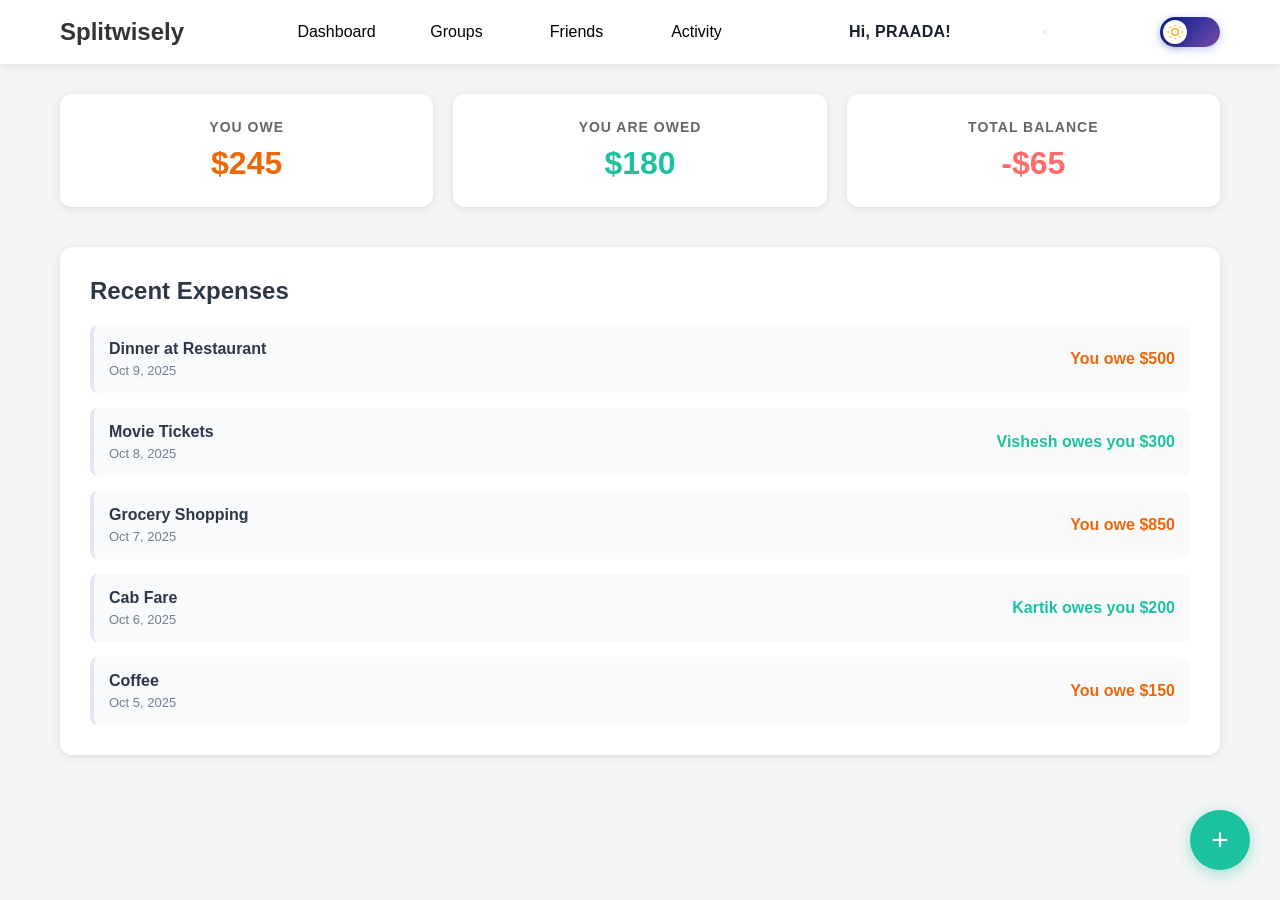
<file: templates/index.html>
<!DOCTYPE html>
<html lang="en">
<head>
    <link rel="stylesheet" href="../static/css/mobile-responsive.css">
    <title>Splitwisely - Home</title>
    <link rel="stylesheet" href="../static/css/style.css"></head>
    <link rel="stylesheet" href="../static/css/page-transitions.css">
<body>
    
    <!-- NAVBAR -->
    <nav class="navbar">
        <div class="nav-container">
            <h1 class="logo">Splitwisely</h1>
            <ul class="nav-links">
                <li><a href="index.html" class="active">Dashboard</a></li>
                <li><a href="groups.html">Groups</a></li>
                <li><a href="friends.html">Friends</a></li>
                <li><a href="activity.html">Activity</a></li>
            </ul>

            <!-- user greeting -->
            <div class="user-profile">
                <span>Hi, PRAADA!</span>
            </div>

           <!-- DARK MODE TOGGLE -->
<div class="theme-toggle">
    <input type="checkbox" id="themeToggle" class="toggle-checkbox">
    <label for="themeToggle" class="toggle-label">
        <span class="toggle-ball">
            <svg class="icon sun-icon" viewBox="0 0 24 24" fill="none" stroke="currentColor" stroke-width="2">
                <circle cx="12" cy="12" r="5"></circle>
                <line x1="12" y1="1" x2="12" y2="3"></line>
                <line x1="12" y1="21" x2="12" y2="23"></line>
                <line x1="4.22" y1="4.22" x2="5.64" y2="5.64"></line>
                <line x1="18.36" y1="18.36" x2="19.78" y2="19.78"></line>
                <line x1="1" y1="12" x2="3" y2="12"></line>
                <line x1="21" y1="12" x2="23" y2="12"></line>
                <line x1="4.22" y1="19.78" x2="5.64" y2="18.36"></line>
                <line x1="18.36" y1="5.64" x2="19.78" y2="4.22"></line>
            </svg>
            <svg class="icon moon-icon" viewBox="0 0 24 24" fill="currentColor">
                <path d="M21 12.79A9 9 0 1 1 11.21 3 7 7 0 0 0 21 12.79z"></path> A` = Arc** M` = Move To  Another Arc A 7 7 0 0 0 21 12.79  
            </svg>
        </span>
    </label>
</div>
        </div>
    </nav>

    <!-- MAIN CONTENT -->
    <div class="main-container">
        
        <!-- BALANCE SUMMARY SECTION -->
        <section class="balance-section">
            <div class="balance-card owe">
                <h3>You Owe</h3>
                <p class="amount">$245</p>
            </div>
            <div class="balance-card owed">
                <h3>You Are Owed</h3>
                <p class="amount">$180</p>
            </div>
            <div class="balance-card total">
                <h3>Total Balance</h3>
                <p class="amount">-$65</p>
            </div>
        </section>

        <!-- RECENT EXPENSES SECTION -->
        <section class="expenses-section">
            <h2>Recent Expenses</h2>
            <div class="expense-list">
                
                <div class="expense-item">
                    <div class="expense-info">
                        <h4>Dinner at Restaurant</h4>
                        <p class="expense-date">Oct 9, 2025</p>
                    </div>
                    <div class="expense-amount owe-amount">
                        <p>You owe $500</p>
                    </div>
                </div>

                <div class="expense-item">
                    <div class="expense-info">
                        <h4>Movie Tickets</h4>
                        <p class="expense-date">Oct 8, 2025</p>
                    </div>
                    <div class="expense-amount owed-amount">
                        <p>Vishesh owes you $300</p>
                    </div>
                </div>

                <div class="expense-item">
                    <div class="expense-info">
                        <h4>Grocery Shopping</h4>
                        <p class="expense-date">Oct 7, 2025</p>
                    </div>
                    <div class="expense-amount owe-amount">
                        <p>You owe $850</p>
                    </div>
                </div>

                <div class="expense-item">
                    <div class="expense-info">
                        <h4>Cab Fare</h4>
                        <p class="expense-date">Oct 6, 2025</p>
                    </div>
                    <div class="expense-amount owed-amount">
                        <p>Kartik owes you $200</p>
                    </div>
                </div>

                <div class="expense-item">
                    <div class="expense-info">
                        <h4>Coffee</h4>
                        <p class="expense-date">Oct 5, 2025</p>
                    </div>
                    <div class="expense-amount owe-amount">
                        <p>You owe $150</p>
                    </div>
                </div>

            </div>
        </section>

    </div>

    <!-- FLOATING ADD EXPENSE BUTTON -->
    <button class="add-expense-btn">+</button>

    <!-- ADD EXPENSE MODAL -->
    <div class="modal-overlay" id="expenseModal">
        <div class="modal-content">
            <div class="modal-header">
                <h2>Add Expense</h2>
                <button class="close-btn" id="closeModal">&times;</button>
            </div>
            
            <form class="expense-form" id="expenseForm">
                <div class="form-group">
                    <label for="description">Description</label>
                    <input type="text" id="description" placeholder="e.g., Dinner at restaurant" required>
                </div>
                
                <div class="form-group">
                    <label for="amount">Amount ($)</label>
                    <input type="number" id="amount" placeholder="0" min="0" step="0.01" required>
                </div>
                
                <div class="form-group">
                    <label for="paidBy">Paid By</label>
                    <select id="paidBy" required>
                        <option value="">Select person</option>
                        <option value="you">You</option>
                        <option value="kartik">Kartik</option>
                        <option value="vishesh">Vishesh</option>
                        <option value="rikhil">Rikhil</option>
                    </select>
                </div>
                
                <div class="form-group">
                    <label for="splitWith">Split With</label>
                    <select id="splitWith" required>
                        <option value="">Select person</option>
                        <option value="kartik">Kartik</option>
                        <option value="vishesh">Vishesh</option>
                        <option value="rikhil">Rikhil</option>
                        <option value="group">Whole Group</option>
                    </select>
                </div>
                
                <div class="form-group">
                    <label for="date">Date</label>
                    <input type="date" id="date" required>
                </div>
                
                <div class="form-actions">
                    <button type="button" class="btn-cancel" id="cancelBtn">Cancel</button>
                    <button type="submit" class="btn-submit">Add Expense</button>
                </div>
            </form>
        </div>
    </div>

    <script src="../static/js/app.js"></script>
    <script src="../static/js/mobile-menu.js"></script>
</body>
</html>
</file>
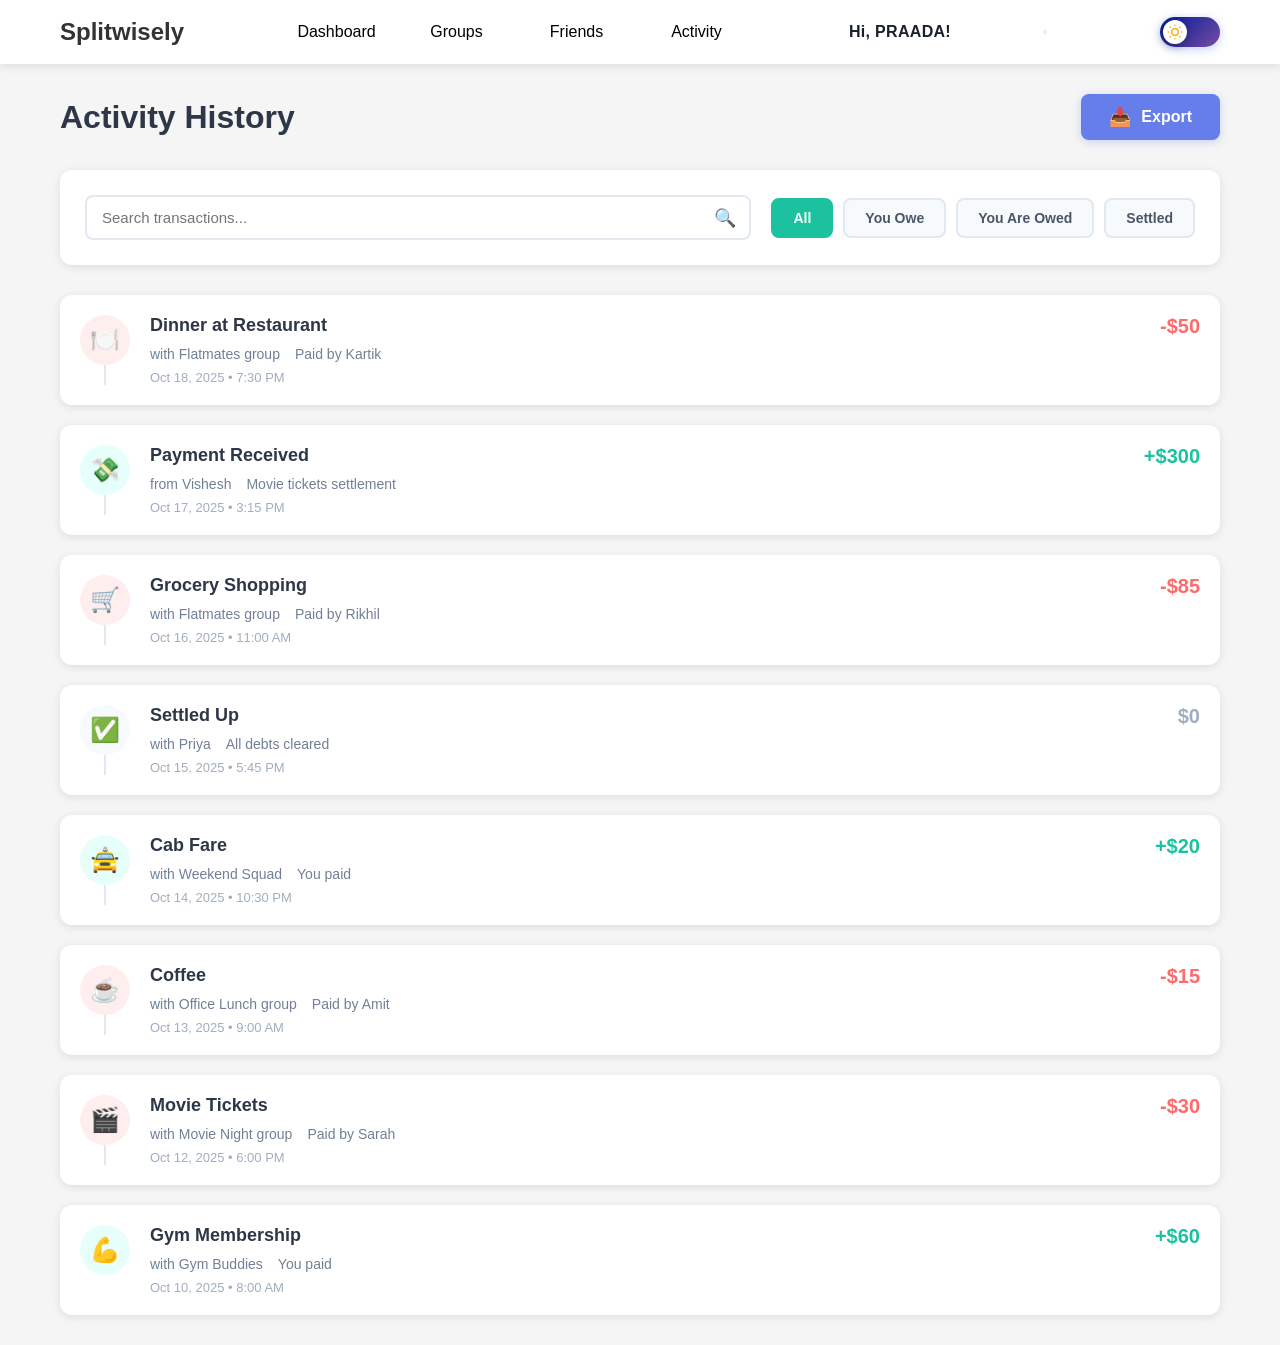
<file: templates/activity.html>
<!DOCTYPE html>
<html lang="en">
<head>
    <title>Activity - Split Wisely</title>
    <link rel="stylesheet" href="../static/css/page-transitions.css">
    <!-- main dashboard CSS -->
    <link rel="stylesheet" href="../static/css/style.css">
    <!-- activity page ki apni CSS -->
    <link rel="stylesheet" href="../static/css/activity.css">
</head>
<body>
    
    <!-- top navbar -->
    <nav class="navbar">
        <div class="nav-container">
            <!-- logo left me -->
            <h1 class="logo">Splitwisely</h1>
            
            <!-- navigation menu -->
            <ul class="nav-links">
                <li><a href="index.html">Dashboard</a></li>
                <li><a href="groups.html">Groups</a></li>
                <li><a href="friends.html">Friends</a></li>
                <li><a href="activity.html" class="active">Activity</a></li>
            </ul>
            
            <!-- user greeting -->
            <div class="user-profile">
                <span>Hi, PRAADA!</span>
            </div>
            
            <!-- dark mode toggle -->
            <div class="theme-toggle">
                <input type="checkbox" id="themeToggle" class="toggle-checkbox">
                <label for="themeToggle" class="toggle-label">
                    <span class="toggle-ball">
                        <!-- sun icon -->
                        <svg class="icon sun-icon" viewBox="0 0 24 24" fill="none" stroke="currentColor" stroke-width="2">
                            <circle cx="12" cy="12" r="5"></circle>
                            <line x1="12" y1="1" x2="12" y2="3"></line>
                            <line x1="12" y1="21" x2="12" y2="23"></line>
                            <line x1="4.22" y1="4.22" x2="5.64" y2="5.64"></line>
                            <line x1="18.36" y1="18.36" x2="19.78" y2="19.78"></line>
                            <line x1="1" y1="12" x2="3" y2="12"></line>
                            <line x1="21" y1="12" x2="23" y2="12"></line>
                            <line x1="4.22" y1="19.78" x2="5.64" y2="18.36"></line>
                            <line x1="18.36" y1="5.64" x2="19.78" y2="4.22"></line>
                        </svg>
                        <!-- moon icon -->
                        <svg class="icon moon-icon" viewBox="0 0 24 24" fill="currentColor">
                            <path d="M21 12.79A9 9 0 1 1 11.21 3 7 7 0 0 0 21 12.79z"></path>
                        </svg>
                    </span>
                </label>
            </div>
        </div>
    </nav>

    <!-- main content -->
    <div class="main-container">
        
        <!-- page header -->
        <div class="page-header">
            <h1 class="page-title">Activity History</h1>
            <!-- export button - future feature -->
            <button class="export-btn" id="exportBtn">
                <span class="btn-icon">📥</span>
                Export
            </button>
        </div>

        <!-- filters section - search aur filter options -->
        <div class="filters-section">
            <!-- search box -->
            <div class="search-box">
                <input type="text" id="searchInput" placeholder="Search transactions..." class="search-input">
                <span class="search-icon">🔍</span>
            </div>
            
            <!-- filter buttons -->
            <div class="filter-buttons">
                <!-- sab transactions dikhayen - default active -->
                <button class="filter-btn active" data-filter="all">All</button>
                <!-- sirf mujhe dena hai wale -->
                <button class="filter-btn" data-filter="owe">You Owe</button>
                <!-- sirf mujhe milna hai wale -->
                <button class="filter-btn" data-filter="owed">You Are Owed</button>
                <!-- sirf settled transactions -->
                <button class="filter-btn" data-filter="settled">Settled</button>
            </div>
        </div>

        <!-- activity timeline - sab transactions chronologically -->
        <div class="activity-timeline">
            
            <!-- Transaction 1: Recent - dinner expense -->
            <div class="activity-item" data-type="owe">
                <!-- left side - icon aur line -->
                <div class="activity-icon owe-icon">
                    <!-- emoji icon expense type ke according -->
                    <span class="icon-emoji">🍽️</span>
                </div>
                
                <!-- right side - transaction details -->
                <div class="activity-content">
                    <div class="activity-header">
                        <!-- transaction title -->
                        <h3 class="activity-title">Dinner at Restaurant</h3>
                        <!-- amount - red kyunki owe hai -->
                        <p class="activity-amount owe">-$50</p>
                    </div>
                    <div class="activity-details">
                        <!-- kis group/friend ke saath -->
                        <p class="activity-group">with Flatmates group</p>
                        <!-- paid by kaun -->
                        <p class="activity-paidby">Paid by Kartik</p>
                    </div>
                    <!-- date aur time -->
                    <p class="activity-date">Oct 18, 2025 • 7:30 PM</p>
                </div>
            </div>

            <!-- Transaction 2: Payment received -->
            <div class="activity-item" data-type="owed">
                <div class="activity-icon owed-icon">
                    <span class="icon-emoji">💸</span>
                </div>
                <div class="activity-content">
                    <div class="activity-header">
                        <h3 class="activity-title">Payment Received</h3>
                        <!-- green amount - mujhe mila -->
                        <p class="activity-amount owed">+$300</p>
                    </div>
                    <div class="activity-details">
                        <p class="activity-group">from Vishesh</p>
                        <p class="activity-paidby">Movie tickets settlement</p>
                    </div>
                    <p class="activity-date">Oct 17, 2025 • 3:15 PM</p>
                </div>
            </div>

            <!-- Transaction 3: Grocery shopping -->
            <div class="activity-item" data-type="owe">
                <div class="activity-icon owe-icon">
                    <span class="icon-emoji">🛒</span>
                </div>
                <div class="activity-content">
                    <div class="activity-header">
                        <h3 class="activity-title">Grocery Shopping</h3>
                        <p class="activity-amount owe">-$85</p>
                    </div>
                    <div class="activity-details">
                        <p class="activity-group">with Flatmates group</p>
                        <p class="activity-paidby">Paid by Rikhil</p>
                    </div>
                    <p class="activity-date">Oct 16, 2025 • 11:00 AM</p>
                </div>
            </div>

            <!-- Transaction 4: Settled up -->
            <div class="activity-item" data-type="settled">
                <div class="activity-icon settled-icon">
                    <span class="icon-emoji">✅</span>
                </div>
                <div class="activity-content">
                    <div class="activity-header">
                        <h3 class="activity-title">Settled Up</h3>
                        <!-- gray - settled transaction -->
                        <p class="activity-amount settled">$0</p>
                    </div>
                    <div class="activity-details">
                        <p class="activity-group">with Priya</p>
                        <p class="activity-paidby">All debts cleared</p>
                    </div>
                    <p class="activity-date">Oct 15, 2025 • 5:45 PM</p>
                </div>
            </div>

            <!-- Transaction 5: Cab fare -->
            <div class="activity-item" data-type="owed">
                <div class="activity-icon owed-icon">
                    <span class="icon-emoji">🚖</span>
                </div>
                <div class="activity-content">
                    <div class="activity-header">
                        <h3 class="activity-title">Cab Fare</h3>
                        <p class="activity-amount owed">+$20</p>
                    </div>
                    <div class="activity-details">
                        <p class="activity-group">with Weekend Squad</p>
                        <p class="activity-paidby">You paid</p>
                    </div>
                    <p class="activity-date">Oct 14, 2025 • 10:30 PM</p>
                </div>
            </div>

            <!-- Transaction 6: Coffee -->
            <div class="activity-item" data-type="owe">
                <div class="activity-icon owe-icon">
                    <span class="icon-emoji">☕</span>
                </div>
                <div class="activity-content">
                    <div class="activity-header">
                        <h3 class="activity-title">Coffee</h3>
                        <p class="activity-amount owe">-$15</p>
                    </div>
                    <div class="activity-details">
                        <p class="activity-group">with Office Lunch group</p>
                        <p class="activity-paidby">Paid by Amit</p>
                    </div>
                    <p class="activity-date">Oct 13, 2025 • 9:00 AM</p>
                </div>
            </div>

            <!-- Transaction 7: Movie tickets -->
            <div class="activity-item" data-type="owe">
                <div class="activity-icon owe-icon">
                    <span class="icon-emoji">🎬</span>
                </div>
                <div class="activity-content">
                    <div class="activity-header">
                        <h3 class="activity-title">Movie Tickets</h3>
                        <p class="activity-amount owe">-$30</p>
                    </div>
                    <div class="activity-details">
                        <p class="activity-group">with Movie Night group</p>
                        <p class="activity-paidby">Paid by Sarah</p>
                    </div>
                    <p class="activity-date">Oct 12, 2025 • 6:00 PM</p>
                </div>
            </div>

            <!-- Transaction 8: Gym membership -->
            <div class="activity-item" data-type="owed">
                <div class="activity-icon owed-icon">
                    <span class="icon-emoji">💪</span>
                </div>
                <div class="activity-content">
                    <div class="activity-header">
                        <h3 class="activity-title">Gym Membership</h3>
                        <p class="activity-amount owed">+$60</p>
                    </div>
                    <div class="activity-details">
                        <p class="activity-group">with Gym Buddies</p>
                        <p class="activity-paidby">You paid</p>
                    </div>
                    <p class="activity-date">Oct 10, 2025 • 8:00 AM</p>
                </div>
            </div>

        </div>

        <!-- no results message - initially hidden -->
        <div class="no-results" id="noResults" style="display: none;">
            <p>No transactions found 🔍</p>
            <p class="no-results-sub">Try adjusting your search or filters</p>
        </div>

    </div>

    <!-- JavaScript files -->
    <script src="../static/js/app.js"></script>
    <script src="../static/js/activity.js"></script>
    <script src="../static/js/mobile-menu.js"></script>
</body>
</html>
</file>
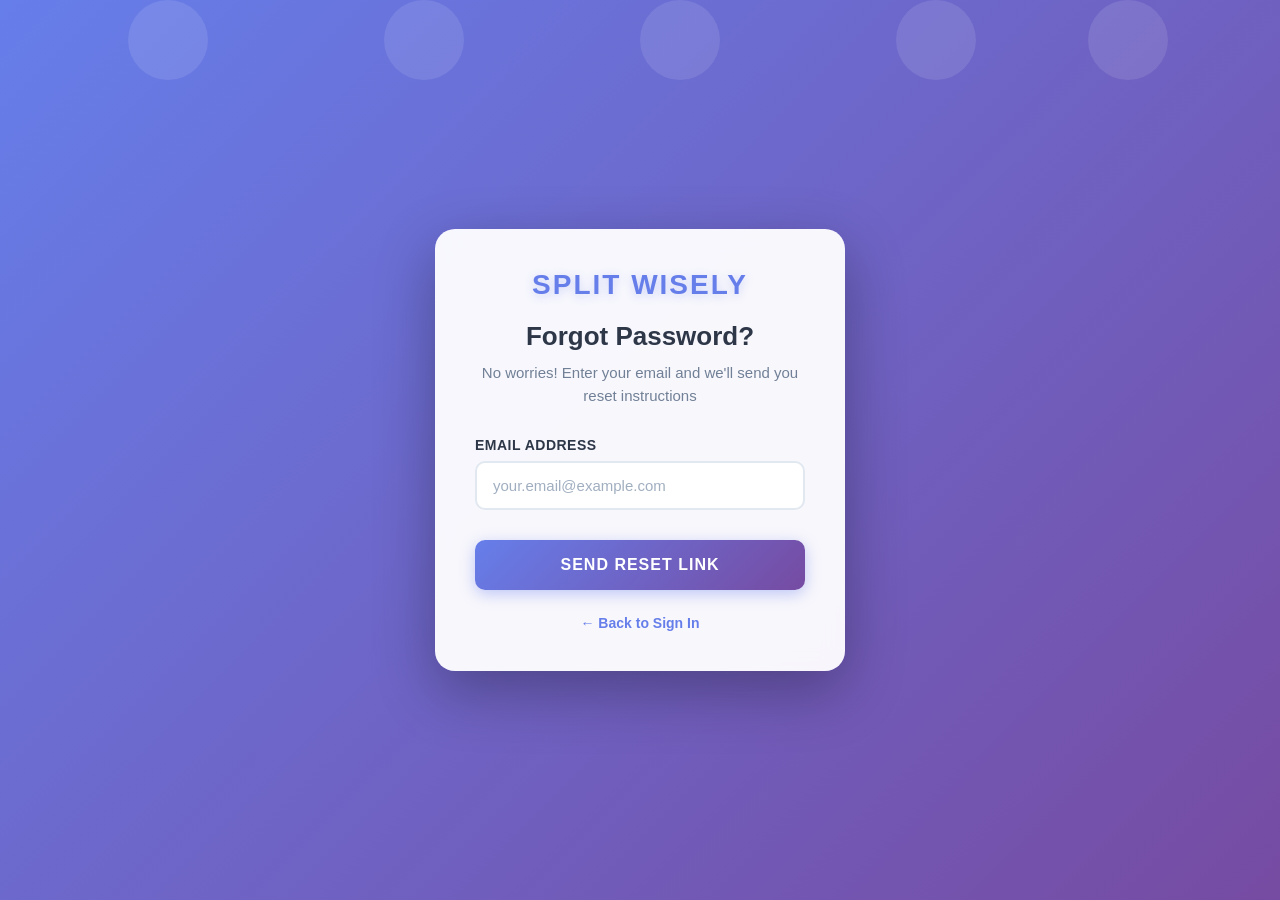
<file: templates/forgot-password.html>
<!DOCTYPE html>
<html lang="en">
<head>
    <link rel="stylesheet" href="../static/css/mobile-responsive.css">
    <meta charset="UTF-8">
    <meta name="viewport" content="width=device-width, initial-scale=1.0">
    <title>Forgot Password - Split Wisely</title>
    <link rel="stylesheet" href="../static/css/auth.css">
    <link rel="stylesheet" href="../static/css/page-transitions.css">
</head>
<body>
    
    <div class="auth-background">
        <div class="particle" style="left: 10%; animation-delay: 0s;"></div>
        <div class="particle" style="left: 30%; animation-delay: 2s;"></div>
        <div class="particle" style="left: 50%; animation-delay: 4s;"></div>
        <div class="particle" style="left: 70%; animation-delay: 1s;"></div>
        <div class="particle" style="left: 85%; animation-delay: 3s;"></div>
    </div>

    <div class="auth-container">
        
        <div class="auth-card">
            
            <div class="auth-header">
                <h1 class="auth-logo">SPLIT WISELY</h1>
                <h2 class="auth-title">Forgot Password?</h2>
                <p class="auth-subtitle">No worries! Enter your email and we'll send you reset instructions</p>
            </div>

            <!-- password recovery form -->
            <form class="auth-form" id="forgotPasswordForm">
                
                <!-- email input -->
                <div class="form-group">
                    <label for="recoveryEmail" class="form-label">Email Address</label>
                    <input 
                        type="email" 
                        id="recoveryEmail" 
                        class="form-input" 
                        placeholder="your.email@example.com"
                        required
                    >
                </div>

                <!-- send reset link button -->
                <button type="submit" class="auth-btn">
                    Send Reset Link
                </button>

            </form>

            <!-- back to login link -->
            <div class="auth-footer">
                <p><a href="login.html" class="auth-link">← Back to Sign In</a></p>
            </div>

        </div>

    </div>

    <script src="../static/js/auth.js"></script>
    <script src="../static/js/mobile-menu.js"></script>
</body>
</html>
</file>
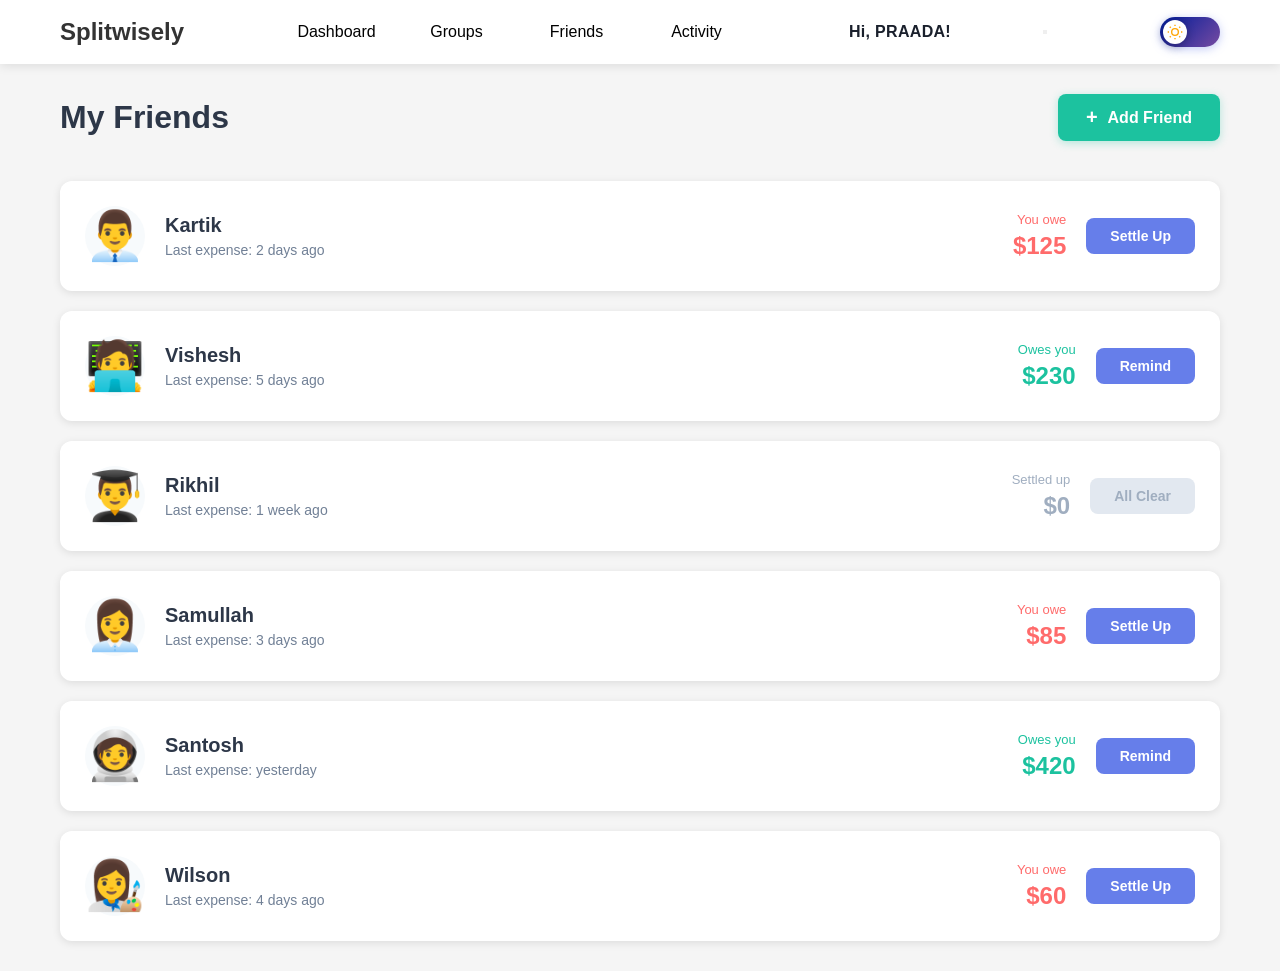
<file: templates/friends.html>
<!DOCTYPE html>
<html lang="en">
<head>
    <link rel="stylesheet" href="../static/css/mobile-responsive.css">
    <title>Friends - Split Wisely</title>
    
    <!-- main dashboard wali CSS -->
    <link rel="stylesheet" href="../static/css/style.css">
    <!-- friends page ki apni CSS -->
    <link rel="stylesheet" href="../static/css/friends.css">
    <link rel="stylesheet" href="../static/css/page-transitions.css">
</head>
<body>
    
    <!-- top navbar - same sabhi pages pe -->
    <nav class="navbar">
        <div class="nav-container">
            <!-- left me logo -->
            <h1 class="logo">Splitwisely</h1>
            
            <!-- navigation menu -->
            <ul class="nav-links">
                <li><a href="index.html">Dashboard</a></li>
                <li><a href="groups.html">Groups</a></li>
                <!-- current page hai friends - active class laga di -->
                <li><a href="friends.html" class="active">Friends</a></li>
                <li><a href="activity.html">Activity</a></li>
            </ul>
            
            <!-- user greeting -->
            <div class="user-profile">
                <span>Hi, PRAADA!</span>
            </div>
            
            <!-- dark mode toggle switch -->
            <div class="theme-toggle">
                <input type="checkbox" id="themeToggle" class="toggle-checkbox">
                <label for="themeToggle" class="toggle-label">
                    <span class="toggle-ball">
                        <!-- sun icon - light mode -->
                        <svg class="icon sun-icon" viewBox="0 0 24 24" fill="none" stroke="currentColor" stroke-width="2">
                            <circle cx="12" cy="12" r="5"></circle>
                            <line x1="12" y1="1" x2="12" y2="3"></line>
                            <line x1="12" y1="21" x2="12" y2="23"></line>
                            <line x1="4.22" y1="4.22" x2="5.64" y2="5.64"></line>
                            <line x1="18.36" y1="18.36" x2="19.78" y2="19.78"></line>
                            <line x1="1" y1="12" x2="3" y2="12"></line>
                            <line x1="21" y1="12" x2="23" y2="12"></line>
                            <line x1="4.22" y1="19.78" x2="5.64" y2="18.36"></line>
                            <line x1="18.36" y1="5.64" x2="19.78" y2="4.22"></line>
                        </svg>
                        <!-- moon icon - dark mode -->
                        <svg class="icon moon-icon" viewBox="0 0 24 24" fill="currentColor">
                            <path d="M21 12.79A9 9 0 1 1 11.21 3 7 7 0 0 0 21 12.79z"></path>
                        </svg>
                    </span>
                </label>
            </div>
        </div>
    </nav>

    <!-- main content area -->
    <div class="main-container">
        
        <!-- page header - title aur add friend button -->
        <div class="page-header">
            <h1 class="page-title">My Friends</h1>
            <!-- naya friend add karne ka button -->
            <button class="add-friend-btn" id="addFriendBtn">
                <span class="btn-icon">+</span>
                Add Friend
            </button>
        </div>

        <!-- friends list - har friend ka card -->
        <div class="friends-list">
            
            <!-- Friend 1: Kartik - mujhe paisa dena hai -->
            <div class="friend-card" data-friend-id="1">
                <!-- left side - profile pic aur naam -->
                <div class="friend-profile">
                    <!-- emoji as profile picture -->
                    <div class="friend-avatar">👨‍💼</div>
                    <div class="friend-details">
                        <!-- friend ka naam -->
                        <h3 class="friend-name">Kartik</h3>
                        <!-- last activity - kab last expense add kiya -->
                        <p class="friend-activity">Last expense: 2 days ago</p>
                    </div>
                </div>
                
                <!-- right side - balance aur settle button -->
                <div class="friend-actions">
                    <div class="friend-balance">
                        <!-- negative = mujhe dena hai - red text -->
                        <p class="balance-text owe">You owe</p>
                        <p class="balance-amount owe">$125</p>
                    </div>
                    <!-- settle up button - payment karne ke liye -->
                    <button class="settle-btn" data-friend="Kartik" data-amount="125">
                        Settle Up
                    </button>
                </div>
            </div>

            <!-- Friend 2: Vishesh - mujhe paisa milna hai -->
            <div class="friend-card" data-friend-id="2">
                <div class="friend-profile">
                    <div class="friend-avatar">🧑‍💻</div>
                    <div class="friend-details">
                        <h3 class="friend-name">Vishesh</h3>
                        <p class="friend-activity">Last expense: 5 days ago</p>
                    </div>
                </div>
                <div class="friend-actions">
                    <div class="friend-balance">
                        <!-- positive = mujhe milna hai - green text -->
                        <p class="balance-text owed">Owes you</p>
                        <p class="balance-amount owed">$230</p>
                    </div>
                    <button class="settle-btn" data-friend="Vishesh" data-amount="230">
                        Remind
                    </button>
                </div>
            </div>

            <!-- Friend 3: Rikhil - settled hai -->
            <div class="friend-card" data-friend-id="3">
                <div class="friend-profile">
                    <div class="friend-avatar">👨‍🎓</div>
                    <div class="friend-details">
                        <h3 class="friend-name">Rikhil</h3>
                        <p class="friend-activity">Last expense: 1 week ago</p>
                    </div>
                </div>
                <div class="friend-actions">
                    <div class="friend-balance">
                        <!-- settled = kuch lena dena nahi - gray text -->
                        <p class="balance-text settled">Settled up</p>
                        <p class="balance-amount settled">$0</p>
                    </div>
                    <button class="settle-btn disabled" disabled>
                        All Clear
                    </button>
                </div>
            </div>

            <!-- Friend 4:  -->
            <div class="friend-card" data-friend-id="4">
                <div class="friend-profile">
                    <div class="friend-avatar">👩‍💼</div>
                    <div class="friend-details">
                        <h3 class="friend-name">Samullah</h3>
                        <p class="friend-activity">Last expense: 3 days ago</p>
                    </div>
                </div>
                <div class="friend-actions">
                    <div class="friend-balance">
                        <p class="balance-text owe">You owe</p>
                        <p class="balance-amount owe">$85</p>
                    </div>
                    <button class="settle-btn" data-friend="Samullah" data-amount="85">
                        Settle Up
                    </button>
                </div>
            </div>

            <!-- Friend 5: Santosh -->
            <div class="friend-card" data-friend-id="5">
                <div class="friend-profile">
                    <div class="friend-avatar">🧑‍🚀</div>
                    <div class="friend-details">
                        <h3 class="friend-name">Santosh</h3>
                        <p class="friend-activity">Last expense: yesterday</p>
                    </div>
                </div>
                <div class="friend-actions">
                    <div class="friend-balance">
                        <p class="balance-text owed">Owes you</p>
                        <p class="balance-amount owed">$420</p>
                    </div>
                    <button class="settle-btn" data-friend="Santosh" data-amount="420">
                        Remind
                    </button>
                </div>
            </div>

            <!-- Friend 6: Wilson -->
            <div class="friend-card" data-friend-id="6">
                <div class="friend-profile">
                    <div class="friend-avatar">👩‍🎨</div>
                    <div class="friend-details">
                        <h3 class="friend-name">Wilson</h3>
                        <p class="friend-activity">Last expense: 4 days ago</p>
                    </div>
                </div>
                <div class="friend-actions">
                    <div class="friend-balance">
                        <p class="balance-text owe">You owe</p>
                        <p class="balance-amount owe">$60</p>
                    </div>
                    <button class="settle-btn" data-friend="Wilson" data-amount="60">
                        Settle Up
                    </button>
                </div>
            </div>

        </div>

    </div>

    <!-- JavaScript files -->
    <!-- pehle main app.js - dark mode ke liye -->
    <script src="../static/js/app.js"></script>
    <!-- phir friends.js - friend cards aur buttons ke liye -->
    <script src="../static/js/friends.js"></script>
    <script src="../static/js/mobile-menu.js"></script>
</body>
</html>
</file>
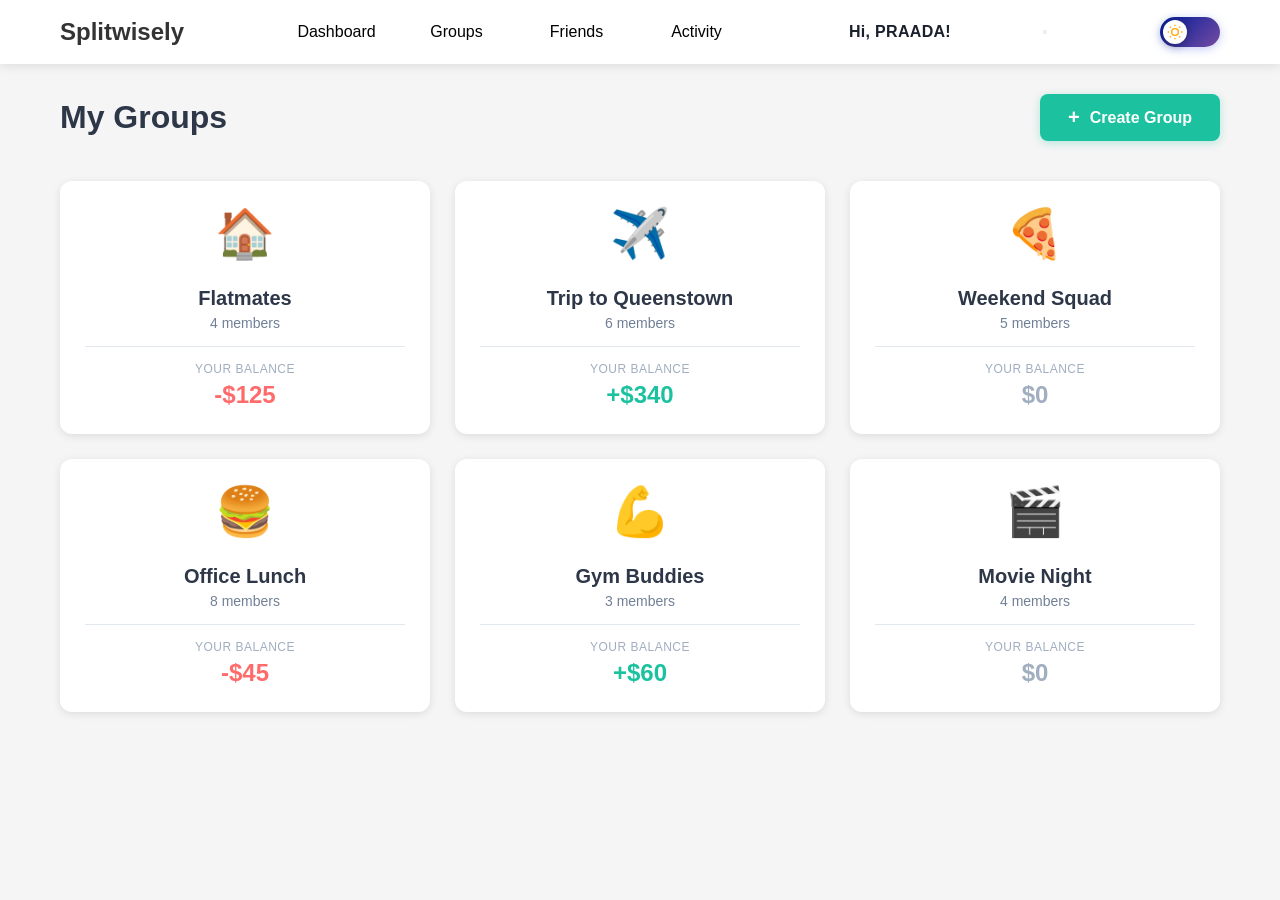
<file: templates/groups.html>
<!DOCTYPE html>
<html lang="en">
<head>
    <link rel="stylesheet" href="../static/css/mobile-responsive.css">
    <title>Groups - Split Wisely</title>
    
    <!-- dashboard wali main styling import kari -->
    <link rel="stylesheet" href="../static/css/style.css">
    <!-- groups page ki apni alag CSS -->
    <link rel="stylesheet" href="../static/css/groups.css">
    <link rel="stylesheet" href="../static/css/page-transitions.css">
</head>
<body>
    
    <!-- top me navbar - same dashboard jaisa -->
    <nav class="navbar">
        <div class="nav-container">
            <!-- left me logo/name -->
            <h1 class="logo">Splitwisely</h1>
            
            <!-- menu links - 4 pages ke -->
            <ul class="nav-links">
                <li><a href="index.html">Dashboard</a></li>
                <!-- yaha active class laga di kyunki ye current page hai -->
                <li><a href="groups.html" class="active">Groups</a></li>
                <li><a href="friends.html">Friends</a></li>
                <li><a href="activity.html">Activity</a></li>
            </ul>
            
            <!-- right me user ka naam -->
            <div class="user-profile">
                <span>Hi, PRAADA!</span>
            </div>
            
            <!-- dark mode ka toggle switch -->
            <div class="theme-toggle">
                <!-- checkbox hidden hai, bas functionality ke liye -->
                <input type="checkbox" id="themeToggle" class="toggle-checkbox">
                <!-- label pe click karne se checkbox toggle hoga -->
                <label for="themeToggle" class="toggle-label">
                    <span class="toggle-ball">
                        <!-- sun icon - light mode ke liye -->
                        <svg class="icon sun-icon" viewBox="0 0 24 24" fill="none" stroke="currentColor" stroke-width="2">
                            <!-- center me circle -->
                            <circle cx="12" cy="12" r="5"></circle>
                            <!-- 8 rays - har direction me ek -->
                            <line x1="12" y1="1" x2="12" y2="3"></line>
                            <line x1="12" y1="21" x2="12" y2="23"></line>
                            <line x1="4.22" y1="4.22" x2="5.64" y2="5.64"></line>
                            <line x1="18.36" y1="18.36" x2="19.78" y2="19.78"></line>
                            <line x1="1" y1="12" x2="3" y2="12"></line>
                            <line x1="21" y1="12" x2="23" y2="12"></line>
                            <line x1="4.22" y1="19.78" x2="5.64" y2="18.36"></line>
                            <line x1="18.36" y1="5.64" x2="19.78" y2="4.22"></line>
                        </svg>
                        <!-- moon icon - dark mode ke liye -->
                        <svg class="icon moon-icon" viewBox="0 0 24 24" fill="currentColor">
                            <!-- crescent moon shape - path se complex shape banaya -->
                            <path d="M21 12.79A9 9 0 1 1 11.21 3 7 7 0 0 0 21 12.79z"></path>
                        </svg>
                    </span>
                </label>
            </div>
        </div>
    </nav>

    <!-- main content area -->
    <div class="main-container">
        
        <!-- top me heading aur create button -->
        <div class="page-header">
            <h1 class="page-title">My Groups</h1>
            <!-- naya group banane ka button -->
            <button class="create-group-btn" id="createGroupBtn">
                <span class="btn-icon">+</span>
                Create Group
            </button>
        </div>

        <!-- sab groups ki grid layout - responsive hai -->
        <div class="groups-grid">
            
            <!-- Group 1: Flatmates - roommates ke expenses track karne ke liye -->
            <div class="group-card" data-group-id="1">
                <!-- emoji icon - home symbol -->
                <div class="group-icon">🏠</div>
                <div class="group-info">
                    <!-- group ka naam -->
                    <h3 class="group-name">Flatmates</h3>
                    <!-- kitne log hain group me -->
                    <p class="group-members">4 members</p>
                </div>
                <!-- is group me mera balance kitna hai -->
                <div class="group-balance">
                    <p class="balance-label">Your balance</p>
                    <!-- negative = mujhe dena hai (red color) -->
                    <p class="balance-amount negative">-$125</p>
                </div>
            </div>

            <!-- Group 2: Trip - travel expenses ke liye -->
            <div class="group-card" data-group-id="2">
                <!-- plane emoji - trip indicate karta hai -->
                <div class="group-icon">✈️</div>
                <div class="group-info">
                    <h3 class="group-name">Trip to Queenstown</h3>
                    <p class="group-members">6 members</p>
                </div>
                <div class="group-balance">
                    <p class="balance-label">Your balance</p>
                    <!-- positive = mujhe milna hai (green color) -->
                    <p class="balance-amount positive">+$340</p>
                </div>
            </div>

            <!-- Group 3: Weekend friends -->
            <div class="group-card" data-group-id="3">
                <!-- pizza emoji - casual hangouts ke liye -->
                <div class="group-icon">🍕</div>
                <div class="group-info">
                    <h3 class="group-name">Weekend Squad</h3>
                    <p class="group-members">5 members</p>
                </div>
                <div class="group-balance">
                    <p class="balance-label">Your balance</p>
                    <!-- settled = sab clear hai, kuch lena dena nahi (gray) -->
                    <p class="balance-amount settled">$0</p>
                </div>
            </div>

            <!-- Group 4: Office lunch group -->
            <div class="group-card" data-group-id="4">
                <!-- burger emoji - food expenses -->
                <div class="group-icon">🍔</div>
                <div class="group-info">
                    <h3 class="group-name">Office Lunch</h3>
                    <p class="group-members">8 members</p>
                </div>
                <div class="group-balance">
                    <p class="balance-label">Your balance</p>
                    <p class="balance-amount negative">-$45</p>
                </div>
            </div>

            <!-- Group 5: Gym membership -->
            <div class="group-card" data-group-id="5">
                <!-- muscle emoji - fitness related -->
                <div class="group-icon">💪</div>
                <div class="group-info">
                    <h3 class="group-name">Gym Buddies</h3>
                    <p class="group-members">3 members</p>
                </div>
                <div class="group-balance">
                    <p class="balance-label">Your balance</p>
                    <p class="balance-amount positive">+$60</p>
                </div>
            </div>

            <!-- Group 6: Movie plans -->
            <div class="group-card" data-group-id="6">
                <!-- movie camera emoji -->
                <div class="group-icon">🎬</div>
                <div class="group-info">
                    <h3 class="group-name">Movie Night</h3>
                    <p class="group-members">4 members</p>
                </div>
                <div class="group-balance">
                    <p class="balance-label">Your balance</p>
                    <p class="balance-amount settled">$0</p>
                </div>
            </div>

        </div>

    </div>

    <!-- JS files - functionality ke liye -->
    <!-- pehle main app.js - dark mode aur basic cheezein -->
    <script src="../static/js/app.js"></script>
    <!-- phir groups.js - card clicks aur create button -->
    <script src="../static/js/groups.js"></script>
    <script src="../static/js/mobile-menu.js"></script>
</body>
</html>
</file>
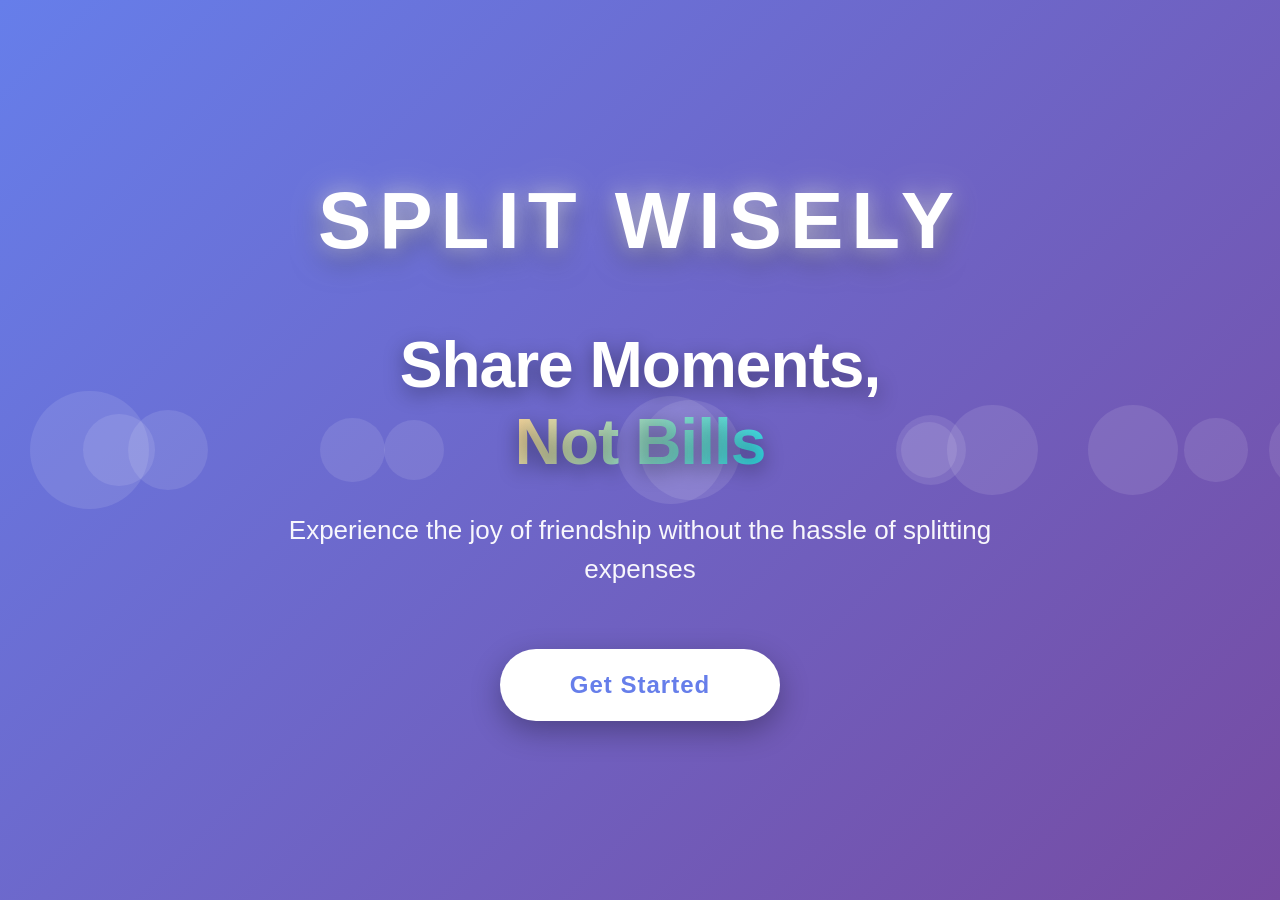
<file: templates/landing.html>
<!DOCTYPE html>
<html lang="en">
<head>
    <link rel="stylesheet" href="../static/css/mobile-responsive.css">
    <title>Split Wisely - Your Smart Expense Companion</title>
    <link rel="stylesheet" href="../static/css/landing.css">
    <link rel="stylesheet" href="../static/css/page-transitions.css">
</head>
<body>
    <!-- Animation karliya for bubblle one -->
    <div class="particle" style="width: 80px; height: 80px; left: 10%; animation-delay: 0s;"></div>
    <div class="particle" style="width: 60px; height: 60px; left: 30%; animation-delay: 2s;"></div>
    <div class="particle" style="width: 100px; height: 100px; left: 50%; animation-delay: 4s;"></div>
    <div class="particle" style="width: 70px; height: 70px; left: 70%; animation-delay: 1s;"></div>
    <div class="particle" style="width: 90px; height: 90px; left: 85%; animation-delay: 3s;"></div>

    <div class="container">
   
        <div class="logo-container">
            <h1 class="text-logo">SPLIT WISELY</h1>
        </div>

        <!-- Slogan with smooth fade-in -->
        <div class="slogan">
            Share Moments,<br><span class="slogan-highlight">Not Bills</span>
        </div>

        <p class="subtitle">Experience the joy of friendship without the hassle of splitting expenses</p>

        <!-- Call to Action -->
        <a href="login.html" class="cta-button">Get Started</a>
    </div>

    <script src="../static/js/landing.js"></script>
    <script src="../static/js/mobile-menu.js"></script>
</body>
</html>
</file>
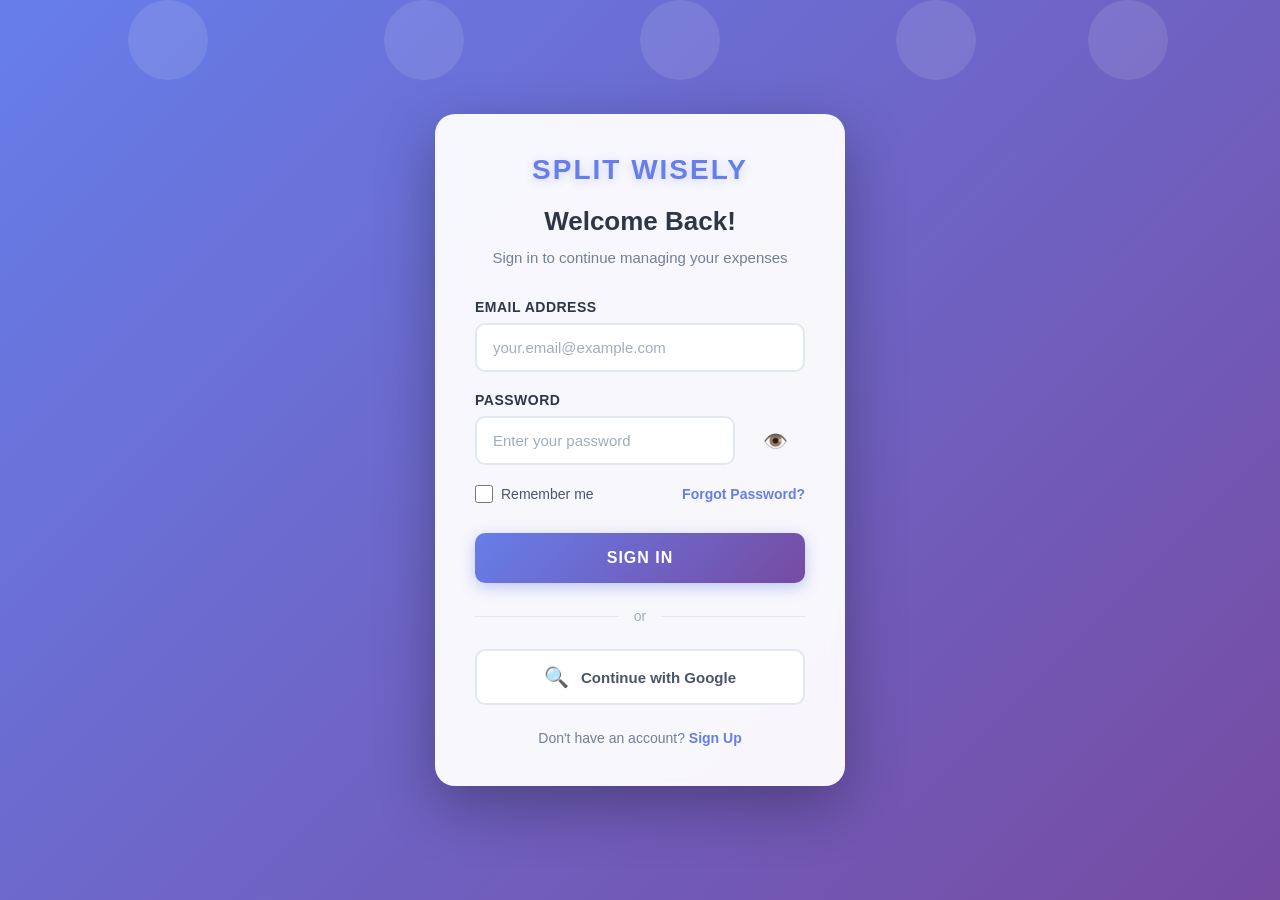
<file: templates/login.html>
<!DOCTYPE html>
<html lang="en">
<head>
    <link rel="stylesheet" href="../static/css/mobile-responsive.css">
    <title>Login - Split Wisely</title>
    <!-- auth pages ki CSS - login aur signup dono ke liye -->
    <link rel="stylesheet" href="../static/css/auth.css">
    <link rel="stylesheet" href="../static/css/page-transitions.css">
</head>
<body>
    
    <!-- background gradient with animated particles -->
    <div class="auth-background">
        <!-- floating particles animation ke liye -->
        <div class="particle" style="left: 10%; animation-delay: 0s;"></div>
        <div class="particle" style="left: 30%; animation-delay: 2s;"></div>
        <div class="particle" style="left: 50%; animation-delay: 4s;"></div>
        <div class="particle" style="left: 70%; animation-delay: 1s;"></div>
        <div class="particle" style="left: 85%; animation-delay: 3s;"></div>

    </div>

    <!-- main auth container -->
    <div class="auth-container">
        
        <!-- auth card - glassmorphism effect -->

        <div class="auth-card">
            
            <!-- logo aur welcome message -->
            <div class="auth-header">
                <h1 class="auth-logo">SPLIT WISELY</h1>
                <h2 class="auth-title">Welcome Back!</h2>
                <p class="auth-subtitle">Sign in to continue managing your expenses</p>
            </div>

            <!-- login form -->
            <form class="auth-form" id="loginForm">
                
                <!-- email input -->
                <div class="form-group">
                    <label for="email" class="form-label">Email Address</label>
                    <input 
                        type="email" 
                        id="email" 
                        class="form-input" 
                        placeholder="your.email@example.com"
                        required
                    >
                </div>

                <!-- password input with show/hide toggle -->
                <div class="form-group">
                    <label for="password" class="form-label">Password</label>
                    <div class="password-wrapper">
                        <input 
                            type="password" 
                            id="password" 
                            class="form-input" 
                            placeholder="Enter your password"
                            required
                        >
                        <!-- toggle button - eye icon -->
                        <button type="button" class="password-toggle" id="togglePassword">
                            👁️
                        </button>
                    </div>
                </div>

                <!-- remember me checkbox aur forgot password link -->
                <div class="form-options">
                    <label class="checkbox-label">
                        <input type="checkbox" id="rememberMe">
                        <span>Remember me</span>
                    </label>
                    <a href="forgot-password.html" class="forgot-link">Forgot Password?</a>
                </div>

                <!-- login button -->
                <button type="submit" class="auth-btn">
                    Sign In
                </button>

            </form>

            <!-- divider line with "or" text -->
            <div class="auth-divider">
                <span>or</span>
            </div>

            <!-- social login buttons - future feature -->
            <div class="social-login">
                <button class="social-btn google-btn">
                    <span class="social-icon">🔍</span>
                    Continue with Google
                </button>
            </div>

            <!-- signup link - naye users ke liye -->
            <div class="auth-footer">
                <p>Don't have an account? <a href="signup.html" class="auth-link">Sign Up</a></p>
            </div>

        </div>

    </div>

    <!-- JavaScript for form functionality -->
    <script src="../static/js/auth.js"></script>
    <script src="../static/js/mobile-menu.js"></script>
</body>
</html>
</file>
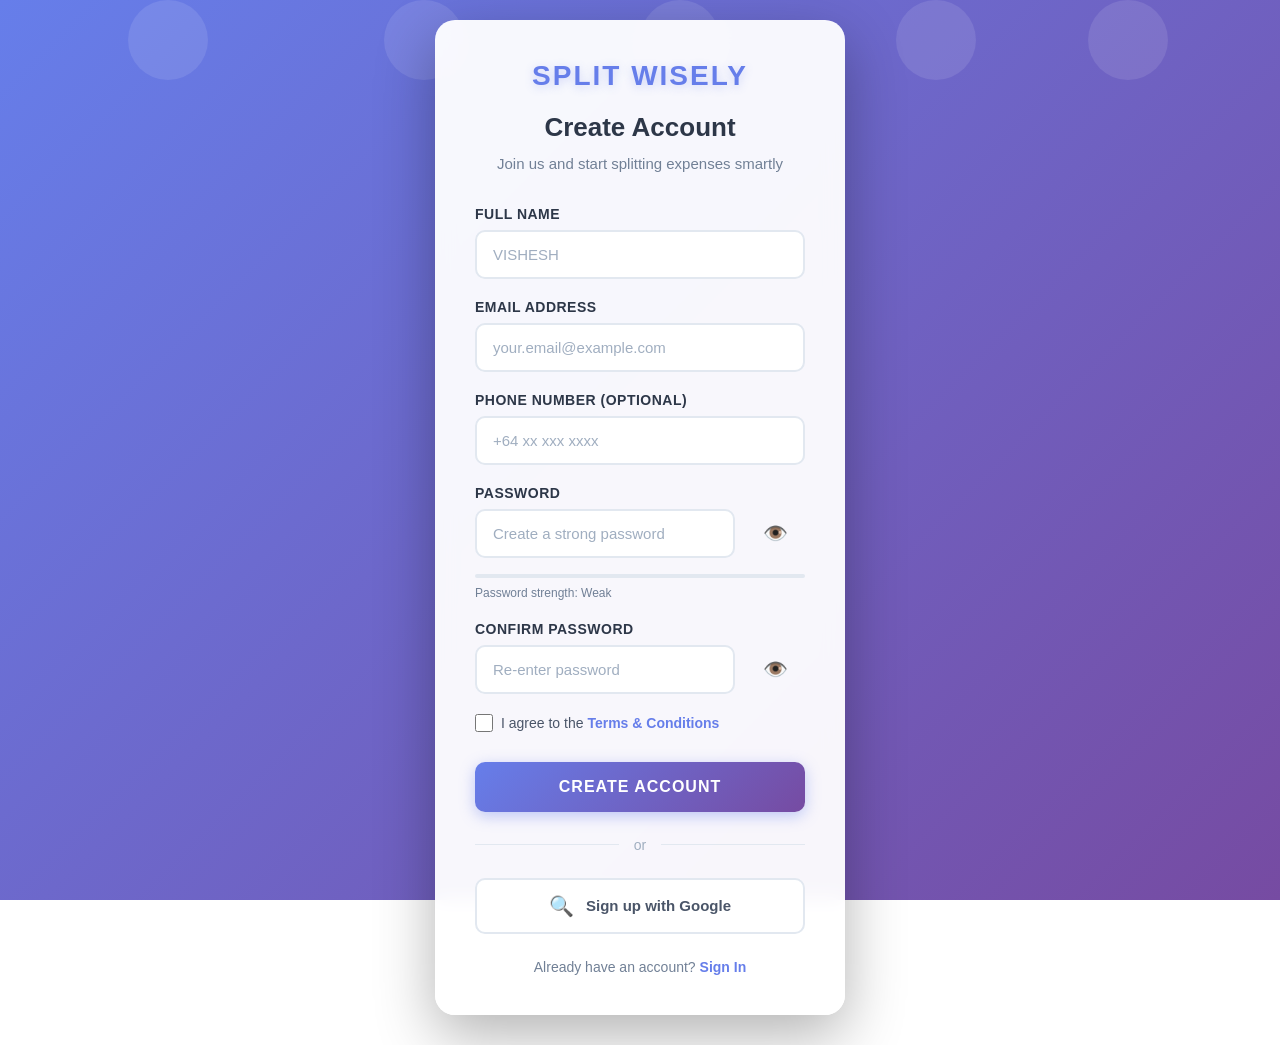
<file: templates/signup.html>
<!DOCTYPE html>
<html lang="en">
<head>
    <link rel="stylesheet" href="../static/css/mobile-responsive.css">
    <title>Sign Up - Split Wisely</title>
    <link rel="stylesheet" href="../static/css/auth.css">
    <link rel="stylesheet" href="../static/css/page-transitions.css">
</head>
<body>
    
    <!-- background with particles -->
    <div class="auth-background">
        <div class="particle" style="left: 10%; animation-delay: 0s;"></div>
        <div class="particle" style="left: 30%; animation-delay: 2s;"></div>
        <div class="particle" style="left: 50%; animation-delay: 4s;"></div>
        <div class="particle" style="left: 70%; animation-delay: 1s;"></div>
        <div class="particle" style="left: 85%; animation-delay: 3s;"></div>
    </div>

    <div class="auth-container">
        
        <div class="auth-card">
            
            <!-- header -->
            <div class="auth-header">
                <h1 class="auth-logo">SPLIT WISELY</h1>
                <h2 class="auth-title">Create Account</h2>
                <p class="auth-subtitle">Join us and start splitting expenses smartly</p>
            </div>

            <!-- signup form -->
            <form class="auth-form" id="signupForm">
                
                <!-- full name -->
                <div class="form-group">
                    <label for="fullName" class="form-label">Full Name</label>
                    <input 
                        type="text" 
                        id="fullName" 
                        class="form-input" 
                        placeholder="VISHESH "
                        required
                    >
                </div>

                <!-- email -->
                <div class="form-group">
                    <label for="signupEmail" class="form-label">Email Address</label>
                    <input 
                        type="email" 
                        id="signupEmail" 
                        class="form-input" 
                        placeholder="your.email@example.com"
                        required
                    >
                </div>

                <!-- phone number - optional -->
                <div class="form-group">
                    <label for="phone" class="form-label">Phone Number (Optional)</label>
                    <input 
                        type="tel" 
                        id="phone" 
                        class="form-input" 
                        placeholder="+64 xx xxx xxxx"
                    >
                </div>

                <!-- password -->
                <div class="form-group">
                    <label for="signupPassword" class="form-label">Password</label>
                    <div class="password-wrapper">
                        <input 
                            type="password" 
                            id="signupPassword" 
                            class="form-input" 
                            placeholder="Create a strong password"
                            required
                        >
                        <button type="button" class="password-toggle" id="toggleSignupPassword">
                            👁️
                        </button>
                    </div>
                    <!-- password strength indicator -->
                    <div class="password-strength" id="passwordStrength">
                        <div class="strength-bar"></div>
                        <span class="strength-text">Password strength: <span id="strengthLabel">Weak</span></span>
                    </div>
                </div>

                <!-- confirm password -->
                <div class="form-group">
                    <label for="confirmPassword" class="form-label">Confirm Password</label>
                    <div class="password-wrapper">
                        <input 
                            type="password" 
                            id="confirmPassword" 
                            class="form-input" 
                            placeholder="Re-enter password"
                            required
                        >
                        <button type="button" class="password-toggle" id="toggleConfirmPassword">
                            👁️
                        </button>
                    </div>
                </div>

                <!-- terms and conditions checkbox -->
                <div class="form-group">
                    <label class="checkbox-label">
                        <input type="checkbox" id="agreeTerms" required>
                        <span>I agree to the <a href="#" class="inline-link">Terms & Conditions</a></span>
                    </label>
                </div>

                <!-- signup button -->
                <button type="submit" class="auth-btn">
                    Create Account
                </button>

            </form>

            <!-- divider -->
            <div class="auth-divider">
                <span>or</span>
            </div>

            <!-- social signup -->
            <div class="social-login">
                <button class="social-btn google-btn">
                    <span class="social-icon">🔍</span>
                    Sign up with Google
                </button>
            </div>

            <!-- login link -->
            <div class="auth-footer">
                <p>Already have an account? <a href="login.html" class="auth-link">Sign In</a></p>
            </div>

        </div>

    </div>

    <script src="../static/js/auth.js"></script>
    <script src="../static/js/mobile-menu.js"></script>
</body>
</html>
</file>
<file: static/css/mobile-responsive.css>
/* ===== MOBILE RESPONSIVE IMPROVEMENTS ===== */

/* ye CSS sirf mobile devices ke liye apply hoga */
@media (max-width: 768px) {
    
    /* ===== NAVBAR MOBILE OPTIMIZATION ===== */
    
    /* nav container - better spacing */
    .nav-container {
        padding: 0 15px;
        gap: 10px;
    }
    
    /* logo chhota kar diya mobile pe */
    .logo {
        font-size: 20px !important;
    }
    
    /* desktop menu hide kar di - hamburger menu dikhegi */
    .nav-links {
        position: fixed;
        top: 60px; /* navbar ke neeche */
        right: -100%; /* screen ke bahar hidden */
        width: 250px;
        height: calc(100vh - 60px); /* full height minus navbar */
        background: white;
        flex-direction: column;
        padding: 20px;
        box-shadow: -5px 0 15px rgba(0, 0, 0, 0.1);
        transition: right 0.3s ease;
        z-index: 999;
        gap: 0;
    }
    
    /* jab menu open ho - slide in from right */
    .nav-links.active {
        right: 0;
    }
    
    /* menu items styling mobile pe */
    .nav-links li {
        width: 100%;
        margin: 0;
        border-bottom: 1px solid #e2e8f0;
    }
    
    .nav-links a {
        display: block;
        padding: 15px 10px;
        color: #2d3748 !important;
        font-size: 16px;
    }
    
    .nav-links a:hover,
    .nav-links a.active {
        background: #f7fafc;
        border-radius: 8px;
    }
    
    /* user profile hide kar di mobile pe - space save karne ke liye */
    .user-profile {
        display: none;
    }
    
    /* dark mode toggle chhota kar diya */
    .theme-toggle {
        margin-left: auto; /* right side pe */
    }
    
    .toggle-label {
        width: 50px;
        height: 25px;
    }
    
    .toggle-ball {
        width: 20px;
        height: 20px;
    }
    
    /* hamburger menu button - mobile pe dikhega */
    .hamburger-menu {
        display: flex !important; /* normally hidden hai desktop pe */
        flex-direction: column;
        gap: 5px;
        background: none;
        border: none;
        cursor: pointer;
        padding: 8px;
        margin-left: 10px;
    }
    
    /* hamburger lines */
    .hamburger-line {
        width: 25px;
        height: 3px;
        background: white;
        border-radius: 2px;
        transition: all 0.3s ease;
    }
    
    /* jab menu open ho - hamburger X ban jaye */
    .hamburger-menu.active .hamburger-line:nth-child(1) {
        transform: rotate(45deg) translateY(8px);
    }
    
    .hamburger-menu.active .hamburger-line:nth-child(2) {
        opacity: 0; /* middle line hide */
    }
    
    .hamburger-menu.active .hamburger-line:nth-child(3) {
        transform: rotate(-45deg) translateY(-8px);
    }
    
    /* dark mode me navbar menu */
    body.dark-mode .nav-links {
        background: #2d3748;
    }
    
    body.dark-mode .nav-links li {
        border-bottom-color: #4a5568;
    }
    
    body.dark-mode .nav-links a {
        color: #e2e8f0 !important;
    }
    
    body.dark-mode .nav-links a:hover {
        background: #1a202c;
    }
    
    /* ===== MAIN CONTAINER MOBILE ===== */
    
    .main-container {
        padding: 15px;
    }
    
    /* ===== BALANCE CARDS MOBILE ===== */
    
    .balance-section {
        grid-template-columns: 1fr; /* ek column - cards stack honge */
        gap: 15px;
    }
    
    .balance-card {
        padding: 20px;
    }
    
    .balance-card h3 {
        font-size: 12px;
    }
    
    .balance-card .amount {
        font-size: 28px;
    }
    
    /* ===== EXPENSES SECTION MOBILE ===== */
    
    .expenses-section {
        padding: 20px 15px;
    }
    
    .expenses-section h2 {
        font-size: 20px;
    }
    
    .expense-item {
        padding: 12px;
        flex-direction: column;
        align-items: flex-start;
        gap: 10px;
    }
    
    .expense-info h4 {
        font-size: 15px;
    }
    
    .expense-date {
        font-size: 12px;
    }
    
    .expense-amount {
        font-size: 14px;
        align-self: flex-end; /* right side pe */
    }
    
    /* ===== FLOATING BUTTON MOBILE ===== */
    
    .add-expense-btn {
        width: 55px;
        height: 55px;
        bottom: 20px;
        right: 20px;
        font-size: 26px;
    }
    
    /* ===== MODAL MOBILE OPTIMIZATION ===== */
    
    .modal-content {
        width: 95%;
        max-width: 95%;
        padding: 20px;
        max-height: 85vh;
    }
    
    .modal-header h2 {
        font-size: 20px;
    }
    
    .form-group label {
        font-size: 12px;
    }
    
    .form-group input,
    .form-group select {
        padding: 10px 12px;
        font-size: 15px;
    }
    
    .form-actions {
        flex-direction: column;
        gap: 10px;
    }
    
    .btn-cancel,
    .btn-submit {
        width: 100%;
    }
    
    /* ===== GROUPS PAGE MOBILE ===== */
    
    .groups-grid {
        grid-template-columns: 1fr;
        gap: 15px;
    }
    
    .group-card {
        padding: 20px;
    }
    
    /* ===== FRIENDS PAGE MOBILE ===== */
    
    .friends-list {
        gap: 15px;
    }
    
    .friend-card {
        padding: 15px;
        flex-direction: column;
        gap: 15px;
    }
    
    .friend-profile {
        width: 100%;
    }
    
    .friend-actions {
        width: 100%;
        justify-content: space-between;
    }
    
    .friend-balance {
        text-align: left;
    }
    
    /* ===== ACTIVITY PAGE MOBILE ===== */
    
    .filters-section {
        padding: 15px;
        flex-direction: column;
        gap: 15px;
    }
    
    .search-box {
        width: 100%;
    }
    
    .filter-buttons {
        width: 100%;
        justify-content: space-between;
    }
    
    .filter-btn {
        flex: 1;
        padding: 8px 12px;
        font-size: 13px;
    }
    
    .activity-item {
        padding: 15px;
        gap: 15px;
    }
    
    .activity-icon {
        width: 45px;
        height: 45px;
        font-size: 20px;
    }
    
    .activity-title {
        font-size: 16px;
    }
    
    .activity-amount {
        font-size: 18px;
    }
    
    /* ===== TOUCH OPTIMIZATIONS ===== */
    
    /* sab clickable elements ko bada kar diya - touch friendly */
    button,
    a,
    .clickable {
        min-height: 44px; /* Apple ki recommendation */
        min-width: 44px;
    }
    
    /* tap highlight color */
    * {
        -webkit-tap-highlight-color: rgba(28, 194, 159, 0.2);
    }
    
    /* smooth scrolling mobile pe */
    html {
        scroll-behavior: smooth;
    }
    
}

/* ===== EXTRA SMALL MOBILE (< 480px) ===== */
@media (max-width: 480px) {
    
    /* logo aur chhota */
    .logo {
        font-size: 18px !important;
    }
    
    /* balance cards aur compact */
    .balance-card .amount {
        font-size: 24px;
    }
    
    /* hamburger menu width kam */
    .nav-links {
        width: 220px;
    }
    
    /* activity page */
    .activity-header {
        flex-direction: column;
        gap: 8px;
    }
    
    .activity-amount {
        align-self: flex-start;
    }
    
}

/* ===== LANDSCAPE MODE FIXES ===== */
@media (max-width: 768px) and (orientation: landscape) {
    
    /* navbar height kam */
    .navbar {
        padding: 10px 0;
    }
    
    /* modal height adjust */
    .modal-content {
        max-height: 90vh;
    }
    
}
</file>
<file: static/css/style.css>
/* ===== RESET & BASIC STYLING ===== */
* {
    margin: 0;
    padding: 0;
    box-sizing: border-box;
}

body {
    font-family: 'Segoe UI', Tahoma, Geneva, Verdana, sans-serif;
    background-color: #f5f5f5;
    color: #333;
}

/* ===== NAVBAR STYLING ===== */
.navbar {
    background-color: #ffffff;
    padding: 15px 0;
    box-shadow: 0 2px 10px rgba(0,0,0,0.1);
    position: sticky;
    top: 0;
    z-index: 100;
}

.nav-container {
    max-width: 1200px;
    margin: 0 auto;
    padding: 0 20px;
    display: flex;
    justify-content: space-between;
    align-items: center;
}

/* LOGO STYLING - Yaha tumhara logo chhota hoga */
.logo img {
    height: 150px;
    width: auto;
}

.nav-links {
    display: flex;
    list-style: none;
    gap: 0; /* gap hata di - fixed width use karenge */
}

/* har nav item ko fixed width diya - alignment ke liye */
.nav-links li {
    width: 120px; /* sab items same width */
    text-align: center; /* text center me */
}

.nav-links a {
    display: block; /* full width clickable */
    padding: 8px 0; /* consistent padding */
    color: white;
    text-decoration: none;
    font-weight: 500;
    font-size: 16px;
    transition: all 0.3s ease;
    position: relative;
}

/* hover effect - underline animation */
.nav-links a::after {
    content: '';
    position: absolute;
    bottom: 0;
    left: 50%;
    transform: translateX(-50%);
    width: 0;
    height: 3px;
    background: white;
    transition: width 0.3s ease;
}

.nav-links a:hover::after,
.nav-links a.active::after {
    width: 80%; /* underline width */
}

.nav-links a:hover {
    opacity: 1;
}

.nav-links a {
    color: rgb(0, 0, 0);
    text-decoration: none;
    font-weight: 500;
    font-size: 16px;
    transition: opacity 0.3s;
}

.nav-links a:hover {
    opacity: 0.8;
}

/* ===== USER PROFILE COLOR FIX ===== */

/* user profile - light mode me BLACK, dark mode me WHITE */
.user-profile {
    font-weight: 500;
    transition: color 0.3s ease;
}

/* light mode - BLACK text (navbar green pe) */
body:not(.dark-mode) .user-profile span {
    color: #1a202c; /* dark black */
    text-shadow: 0 1px 2px rgba(255, 255, 255, 0.3); /* white shadow for contrast */
}

/* dark mode - WHITE text (navbar dark pe) */
body.dark-mode .user-profile span {
    color: #ffffff; /* pure white */
    text-shadow: 0 1px 2px rgba(0, 0, 0, 0.5); /* black shadow for depth */
}

/* extra bold for better visibility */
.user-profile span {
    font-weight: 600;
    letter-spacing: 0.3px;
}

/* ===== MAIN CONTAINER ===== */
.main-container {
    max-width: 1200px;
    margin: 30px auto;
    padding: 0 20px;
}

/* ===== BALANCE SECTION ===== */
.balance-section {
    display: grid;
    grid-template-columns: repeat(3, 1fr);
    gap: 20px;
    margin-bottom: 40px;
}

.balance-card {
    background: white;
    padding: 25px;
    border-radius: 12px;
    box-shadow: 0 2px 8px rgba(0,0,0,0.1);
    text-align: center;
    transition: transform 0.3s;
}

.balance-card:hover {
    transform: translateY(-5px);
}

.balance-card h3 {
    font-size: 14px;
    color: #666;
    margin-bottom: 10px;
    text-transform: uppercase;
    letter-spacing: 1px;
}

.balance-card .amount {
    font-size: 32px;
    font-weight: bold;
}

/* Balance card colors */
.balance-card.owe .amount {
    color: #ec6707;
}

.balance-card.owed .amount {
    color: #1cc29f;
}

.balance-card.total .amount {
    color: #d40000;
}

/* ===== EXPENSES SECTION ===== */
.expenses-section {
    background: white;
    padding: 30px;
    border-radius: 12px;
    box-shadow: 0 2px 8px rgba(0,0,0,0.1);
}

.expenses-section h2 {
    margin-bottom: 20px;
    color: #2d3748;
    font-size: 24px;
}

.expense-list {
    display: flex;
    flex-direction: column;
    gap: 15px;
}

.expense-item {
    display: flex;
    justify-content: space-between;
    align-items: center;
    padding: 15px;
    background: #f9fafb;
    border-radius: 8px;
    border-left: 4px solid #e2e8f0;
    transition: all 0.3s;
}

.expense-item:hover {
    background: #f1f5f9;
    border-left-color: #1cc29f;
}

.expense-info h4 {
    font-size: 16px;
    color: #2d3748;
    margin-bottom: 5px;
}

.expense-date {
    font-size: 13px;
    color: #718096;
}

.expense-amount {
    font-weight: 600;
    font-size: 16px;
}

.owe-amount p {
    color: #ec6707;
}

.owed-amount p {
    color: #1cc29f;
}

/* ===== FLOATING ADD BUTTON ===== */
.add-expense-btn {
    position: fixed;
    bottom: 30px;
    right: 30px;
    width: 60px;
    height: 60px;
    background: #1cc29f;
    color: white;
    border: none;
    border-radius: 50%;
    font-size: 30px;
    cursor: pointer;
    box-shadow: 0 4px 15px rgba(28, 194, 159, 0.4);
    transition: all 0.3s;
    display: flex;
    align-items: center;
    justify-content: center;
}

.add-expense-btn:hover {
    background: #17a085;
    transform: scale(1.1);
    box-shadow: 0 6px 20px rgba(28, 194, 159, 0.6);
}

.add-expense-btn:active {
    transform: scale(0.95);
}

/* ===== RESPONSIVE DESIGN ===== */
@media (max-width: 768px) {
    .balance-section {
        grid-template-columns: 1fr;
    }
    
    .nav-links {
        gap: 15px;
        font-size: 14px;
    }
    
    .logo img {
        padding: 20px;
        width: 250px;
    }
    
    .expense-item {
        flex-direction: column;
        align-items: flex-start;
        gap: 10px;
    }
}
/* ===== ADD EXPENSE MODAL ===== */
.modal-overlay {
    display: none;
    position: fixed;
    top: 0;
    left: 0;
    width: 100%;
    height: 100%;
    background: rgba(0, 0, 0, 0.6);
    z-index: 1000;
    backdrop-filter: blur(3px);
    animation: fadeIn 0.3s ease;
}

.modal-overlay.active {
    display: flex;
    justify-content: center;
    align-items: center;
}

@keyframes fadeIn {
    from {
        opacity: 0;
    }
    to {
        opacity: 1;
    }
}

.modal-content {
    background: white;
    border-radius: 16px;
    padding: 30px;
    width: 90%;
    max-width: 500px;
    box-shadow: 0 10px 40px rgba(0, 0, 0, 0.3);
    animation: slideUp 0.3s ease;
    max-height: 90vh;
    overflow-y: auto;
}

@keyframes slideUp {
    from {
        transform: translateY(50px);
        opacity: 0;
    }
    to {
        transform: translateY(0);
        opacity: 1;
    }
}

.modal-header {
    display: flex;
    justify-content: space-between;
    align-items: center;
    margin-bottom: 25px;
    padding-bottom: 15px;
    border-bottom: 2px solid #e2e8f0;
}

.modal-header h2 {
    color: #2d3748;
    font-size: 24px;
    margin: 0;
}

.close-btn {
    background: none;
    border: none;
    font-size: 32px;
    color: #718096;
    cursor: pointer;
    width: 40px;
    height: 40px;
    display: flex;
    align-items: center;
    justify-content: center;
    border-radius: 50%;
    transition: all 0.3s;
}

.close-btn:hover {
    background: #f1f5f9;
    color: #2d3748;
    transform: rotate(90deg);
}

/* ===== FORM STYLING ===== */
.expense-form {
    display: flex;
    flex-direction: column;
    gap: 20px;
}

.form-group {
    display: flex;
    flex-direction: column;
    gap: 8px;
}

.form-group label {
    font-weight: 600;
    color: #2d3748;
    font-size: 14px;
    text-transform: uppercase;
    letter-spacing: 0.5px;
}

.form-group input,
.form-group select {
    padding: 12px 15px;
    border: 2px solid #e2e8f0;
    border-radius: 8px;
    font-size: 16px;
    color: #2d3748;
    transition: all 0.3s;
    font-family: inherit;
}

.form-group input:focus,
.form-group select:focus {
    outline: none;
    border-color: #1cc29f;
    box-shadow: 0 0 0 3px rgba(28, 194, 159, 0.1);
}

.form-group input::placeholder {
    color: #a0aec0;
}

/* ===== FORM BUTTONS ===== */
.form-actions {
    display: flex;
    gap: 15px;
    margin-top: 10px;
}

.btn-cancel,
.btn-submit {
    flex: 1;
    padding: 14px 20px;
    border: none;
    border-radius: 8px;
    font-size: 16px;
    font-weight: 600;
    cursor: pointer;
    transition: all 0.3s;
}

.btn-cancel {
    background: #f1f5f9;
    color: #4a5568;
}

.btn-cancel:hover {
    background: #e2e8f0;
}

.btn-submit {
    background: #1cc29f;
    color: white;
}

.btn-submit:hover {
    background: #17a085;
    transform: translateY(-2px);
    box-shadow: 0 4px 12px rgba(28, 194, 159, 0.3);
}

.btn-submit:active {
    transform: translateY(0);
}

/* ===== RESPONSIVE MODAL ===== */
@media (max-width: 768px) {
    .modal-content {
        width: 95%;
        padding: 20px;
    }
    
    .modal-header h2 {
        font-size: 20px;
    }
    
    .form-actions {
        flex-direction: column;
    }
}
/* ===== DARK MODE TOGGLE SWITCH WITH ICONS ===== */
.theme-toggle {
    display: flex;
    align-items: center;
    margin-left: 20px;
}

.toggle-checkbox {
    display: none;
}

.toggle-label {
    width: 60px;
    height: 30px;
    background: linear-gradient(135deg, #001c99 0%, #764ba2 100%);
    border-radius: 50px;
    position: relative;
    cursor: pointer;
    transition: background 0.3s;
    display: flex;
    align-items: center;
    padding: 3px;
    box-shadow: 0 2px 10px rgba(102, 126, 234, 0.4);
}

.toggle-label:hover {
    box-shadow: 0 4px 15px rgba(102, 126, 234, 0.6);
}

.toggle-ball {
    width: 24px;
    height: 24px;
    background: white;
    border-radius: 50%;
    position: absolute;
    left: 3px;
    transition: transform 0.4s cubic-bezier(0.68, -0.55, 0.265, 1.55);
    box-shadow: 0 2px 8px rgba(0,0,0,0.3);
    display: flex;
    align-items: center;
    justify-content: center;
    overflow: hidden;
}

/* Sun and Moon Icons */
.icon {
    width: 16px;
    height: 16px;
    position: absolute;
    transition: all 0.4s ease;
}

.sun-icon {
    color: #ffa500;
    opacity: 1;
    transform: rotate(0deg) scale(1);
}

.moon-icon {
    color: #ffd700;
    opacity: 0;
    transform: rotate(180deg) scale(0);
}

/* When checkbox is checked (Dark mode ON) */
.toggle-checkbox:checked + .toggle-label {
    background: linear-gradient(135deg, #2d3748 0%, #1a202c 100%);
}

.toggle-checkbox:checked + .toggle-label .toggle-ball {
    transform: translateX(30px);
    background: #1a202c;
}

.toggle-checkbox:checked + .toggle-label .sun-icon {
    opacity: 0;
    transform: rotate(-180deg) scale(0);
}

.toggle-checkbox:checked + .toggle-label .moon-icon {
    opacity: 1;
    transform: rotate(0deg) scale(1);
}

/* ===== DARK MODE STYLES ===== */
body.dark-mode {
    background-color: #1a202c;
    color: #e2e8f0;
}

/* Navbar in dark mode */
body.dark-mode .navbar {
    background-color: #2d3748;
    box-shadow: 0 2px 10px rgba(0,0,0,0.5);
}

body.dark-mode .nav-links a {
    color: #e2e8f0;
}

body.dark-mode .user-profile {
    color: #e2e8f0;
}

/* Balance cards in dark mode */
body.dark-mode .balance-card {
    background: #2d3748;
    color: #e2e8f0;
}

body.dark-mode .balance-card h3 {
    color: #a0aec0;
}

/* Expenses section in dark mode */
body.dark-mode .expenses-section {
    background: #2d3748;
    color: #e2e8f0;
}

body.dark-mode .expenses-section h2 {
    color: #e2e8f0;
}

body.dark-mode .expense-item {
    background: #1a202c;
    border-left-color: #4a5568;
}

body.dark-mode .expense-item:hover {
    background: #374151;
    border-left-color: #1cc29f;
}

body.dark-mode .expense-info h4 {
    color: #e2e8f0;
}

body.dark-mode .expense-date {
    color: #a0aec0;
}

/* Floating button in dark mode */
body.dark-mode .add-expense-btn {
    background: #1cc29f;
    box-shadow: 0 4px 15px rgba(28, 194, 159, 0.6);
}

/* Modal in dark mode */
body.dark-mode .modal-overlay {
    background: rgba(0, 0, 0, 0.8);
}

body.dark-mode .modal-content {
    background: #2d3748;
    color: #e2e8f0;
}

body.dark-mode .modal-header {
    border-bottom-color: #4a5568;
}

body.dark-mode .modal-header h2 {
    color: #e2e8f0;
}

body.dark-mode .close-btn {
    color: #a0aec0;
}

body.dark-mode .close-btn:hover {
    background: #374151;
    color: #e2e8f0;
}

body.dark-mode .form-group label {
    color: #e2e8f0;
}

body.dark-mode .form-group input,
body.dark-mode .form-group select {
    background: #1a202c;
    border-color: #4a5568;
    color: #e2e8f0;
}

body.dark-mode .form-group input:focus,
body.dark-mode .form-group select:focus {
    border-color: #1cc29f;
}

body.dark-mode .btn-cancel {
    background: #374151;
    color: #e2e8f0;
}

body.dark-mode .btn-cancel:hover {
    background: #4a5568;
}

/* Smooth transition for all elements */
body,
.navbar,
.balance-card,
.expenses-section,
.expense-item,
.modal-content,
.form-group input,
.form-group select,
.btn-cancel {
    transition: background-color 0.3s ease, color 0.3s ease, border-color 0.3s ease;
}
/* ===== TOTAL BALANCE DYNAMIC COLORS ===== */
.balance-card.total .amount.balance-negative {
    color: #ff6b6b !important;
}

.balance-card.total .amount.balance-positive {
    color: #1cc29f !important;
}

.balance-card.total .amount.balance-zero {
    color: #a0aec0 !important;
}

body.dark-mode .balance-card.total .amount.balance-zero {
    color: #e2e8f0 !important;
}
/* user profile text color - light mode */
.user-profile {
    color: white; /* navbar green pe white text */
    font-weight: 500;
}

/* dark mode me bhi proper contrast chahiye */
body.dark-mode .user-profile {
    color: white; /* dark mode navbar pe bhi white */
}

/* agar navbar dark hai to text light */
body.dark-mode .navbar {
    background-color: #2d3748; /* dark navbar */
}

/* ensure visibility in both modes */
.user-profile span {
    text-shadow: 0 1px 3px rgba(0, 0, 0, 0.3); /* subtle shadow for readability */
}
</file>
<file: static/css/page-transitions.css>
/* ===== PAGE TRANSITION ANIMATIONS WITH DYNAMIC COLORS ===== */

/* ===== LIGHT MODE ANIMATIONS - BLACK/DARK THEME ===== */

/* light mode - black gradient overlay during transition */
body:not(.dark-mode) .main-container {
    animation: slideInFromRight 0.6s cubic-bezier(0.4, 0, 0.2, 1);
    position: relative;
}

/* light mode - dark overlay effect */
body:not(.dark-mode) .main-container::before {
    content: '';
    position: fixed;
    top: 0;
    left: 0;
    width: 100%;
    height: 100%;
    background: linear-gradient(135deg, #1a202c 0%, #2d3748 100%);
    z-index: -1;
    opacity: 0;
    animation: fadeOverlay 0.6s ease-out;
    pointer-events: none;
}

@keyframes fadeOverlay {
    0% {
        opacity: 0.3;
    }
    50% {
        opacity: 0.15;
    }
    100% {
        opacity: 0;
    }
}

/* ===== DARK MODE ANIMATIONS - RED/VIBRANT THEME ===== */

/* dark mode - red/purple gradient overlay */
body.dark-mode .main-container::before {
    content: '';
    position: fixed;
    top: 0;
    left: 0;
    width: 100%;
    height: 100%;
    background: linear-gradient(135deg, #dc2626 0%, #b91c1c 50%, #991b1b 100%);
    z-index: -1;
    opacity: 0;
    animation: fadeOverlayRed 0.6s ease-out;
    pointer-events: none;
}

@keyframes fadeOverlayRed {
    0% {
        opacity: 0.4;
    }
    50% {
        opacity: 0.2;
    }
    100% {
        opacity: 0;
    }
}

/* ===== MAIN SLIDE ANIMATION ===== */
.main-container {
    animation: slideInFromRight 0.6s cubic-bezier(0.4, 0, 0.2, 1);
}

@keyframes slideInFromRight {
    from {
        opacity: 0;
        transform: translateX(50px);
    }
    to {
        opacity: 1;
        transform: translateX(0);
    }
}

/* ===== NAVBAR ANIMATION ===== */
.navbar {
    animation: slideInFromTop 0.5s cubic-bezier(0.4, 0, 0.2, 1);
}

@keyframes slideInFromTop {
    from {
        opacity: 0;
        transform: translateY(-30px);
    }
    to {
        opacity: 1;
        transform: translateY(0);
    }
}

/* ===== CARDS ANIMATION - LIGHT MODE (BLACK ACCENT) ===== */

/* light mode - cards pe subtle black glow */
body:not(.dark-mode) .balance-card,
body:not(.dark-mode) .group-card,
body:not(.dark-mode) .friend-card,
body:not(.dark-mode) .activity-item {
    animation: fadeInUpBlack 0.7s cubic-bezier(0.4, 0, 0.2, 1) backwards;
}

@keyframes fadeInUpBlack {
    from {
        opacity: 0;
        transform: translateY(40px);
        box-shadow: 0 0 30px rgba(0, 0, 0, 0.4);
    }
    to {
        opacity: 1;
        transform: translateY(0);
        box-shadow: 0 2px 8px rgba(0, 0, 0, 0.1);
    }
}

/* ===== CARDS ANIMATION - DARK MODE (RED ACCENT) ===== */

/* dark mode - cards pe red glow */
body.dark-mode .balance-card,
body.dark-mode .group-card,
body.dark-mode .friend-card,
body.dark-mode .activity-item {
    animation: fadeInUpRed 0.7s cubic-bezier(0.4, 0, 0.2, 1) backwards;
}

@keyframes fadeInUpRed {
    from {
        opacity: 0;
        transform: translateY(40px) scale(0.95);
        box-shadow: 0 0 40px rgba(220, 38, 38, 0.6);
    }
    to {
        opacity: 1;
        transform: translateY(0) scale(1);
        box-shadow: 0 6px 16px rgba(220, 38, 38, 0.15);
    }
}

/* ===== STAGGERED DELAYS ===== */

/* balance cards - delay between each */
.balance-card:nth-child(1) { animation-delay: 0.1s; }
.balance-card:nth-child(2) { animation-delay: 0.2s; }
.balance-card:nth-child(3) { animation-delay: 0.3s; }

/* group cards */
.group-card:nth-child(1) { animation-delay: 0.1s; }
.group-card:nth-child(2) { animation-delay: 0.15s; }
.group-card:nth-child(3) { animation-delay: 0.2s; }
.group-card:nth-child(4) { animation-delay: 0.25s; }
.group-card:nth-child(5) { animation-delay: 0.3s; }
.group-card:nth-child(6) { animation-delay: 0.35s; }

/* friend cards */
.friend-card:nth-child(1) { animation-delay: 0.08s; }
.friend-card:nth-child(2) { animation-delay: 0.16s; }
.friend-card:nth-child(3) { animation-delay: 0.24s; }
.friend-card:nth-child(4) { animation-delay: 0.32s; }
.friend-card:nth-child(5) { animation-delay: 0.4s; }
.friend-card:nth-child(6) { animation-delay: 0.48s; }

/* activity items */
.activity-item:nth-child(1) { animation-delay: 0.05s; }
.activity-item:nth-child(2) { animation-delay: 0.1s; }
.activity-item:nth-child(3) { animation-delay: 0.15s; }
.activity-item:nth-child(4) { animation-delay: 0.2s; }
.activity-item:nth-child(5) { animation-delay: 0.25s; }
.activity-item:nth-child(6) { animation-delay: 0.3s; }
.activity-item:nth-child(7) { animation-delay: 0.35s; }
.activity-item:nth-child(8) { animation-delay: 0.4s; }

/* ===== PAGE TITLE ANIMATION ===== */

/* light mode - black fade in */
body:not(.dark-mode) .page-title {
    animation: fadeInBlack 0.6s ease-out 0.2s backwards;
}

@keyframes fadeInBlack {
    from {
        opacity: 0;
        color: #000000;
        text-shadow: 0 0 20px rgba(0, 0, 0, 0.8);
    }
    to {
        opacity: 1;
        color: #2d3748;
        text-shadow: none;
    }
}

/* dark mode - red glow fade in */
body.dark-mode .page-title {
    animation: fadeInRed 0.6s ease-out 0.2s backwards;
}

@keyframes fadeInRed {
    from {
        opacity: 0;
        color: #dc2626;
        text-shadow: 0 0 30px rgba(220, 38, 38, 0.8);
    }
    to {
        opacity: 1;
        color: #e2e8f0;
        text-shadow: 0 2px 10px rgba(220, 38, 38, 0.3);
    }
}

/* ===== BUTTON ANIMATIONS ===== */

/* add expense button - pulse effect light mode (black) */
body:not(.dark-mode) .add-expense-btn {
    animation: pulseBlack 2s ease-in-out infinite;
}

@keyframes pulseBlack {
    0%, 100% {
        box-shadow: 0 4px 15px rgba(0, 0, 0, 0.3);
    }
    50% {
        box-shadow: 0 4px 25px rgba(0, 0, 0, 0.5);
    }
}

/* add expense button - pulse effect dark mode (red) */
body.dark-mode .add-expense-btn {
    animation: pulseRed 2s ease-in-out infinite;
}

@keyframes pulseRed {
    0%, 100% {
        box-shadow: 0 4px 15px rgba(255, 42, 42, 0.594);
    }
    50% {
        box-shadow: 0 6px 30px rgba(220, 38, 38, 0.7);
    }
}

/* ===== HOVER GLOW EFFECTS ===== */

/* light mode - black glow on hover */
body:not(.dark-mode) .balance-card:hover,
body:not(.dark-mode) .group-card:hover,
body:not(.dark-mode) .friend-card:hover {
    box-shadow: 0 8px 25px rgba(0, 0, 0, 0.2);
}

/* dark mode - red glow on hover */
body.dark-mode .balance-card:hover,
body.dark-mode .group-card:hover,
body.dark-mode .friend-card:hover {
    box-shadow: 0 8px 30px rgba(26, 240, 255, 0.5);
}

/* ===== SMOOTH TRANSITIONS ===== */
* {
    transition: box-shadow 0.3s ease, transform 0.3s ease;
}
</file>
<file: static/css/activity.css>
/* ===== ACTIVITY PAGE STYLING ===== */

/* page header - title aur export button */
.page-header {
    display: flex;
    justify-content: space-between;
    align-items: center;
    margin-bottom: 30px;
    flex-wrap: wrap;
    gap: 20px;
}

/* page title */
.page-title {
    font-size: 32px;
    font-weight: 700;
    color: #2d3748;
    margin: 0;
}

/* export button - CSV/PDF download ke liye future me */
.export-btn {
    display: flex;
    align-items: center;
    gap: 10px;
    padding: 12px 28px;
    background: #667eea; /* purple */
    color: white;
    border: none;
    border-radius: 8px;
    font-size: 16px;
    font-weight: 600;
    cursor: pointer;
    transition: all 0.3s ease;
    box-shadow: 0 2px 8px rgba(102, 126, 234, 0.3);
}

.btn-icon {
    font-size: 18px;
}

.export-btn:hover {
    background: #5568d3;
    transform: translateY(-2px);
    box-shadow: 0 4px 12px rgba(102, 126, 234, 0.4);
}

.export-btn:active {
    transform: translateY(0);
}

/* ===== FILTERS SECTION ===== */
.filters-section {
    background: white;
    padding: 25px;
    border-radius: 12px;
    box-shadow: 0 2px 8px rgba(0, 0, 0, 0.1);
    margin-bottom: 30px;
    display: flex;
    gap: 20px;
    flex-wrap: wrap; /* mobile pe wrap ho jayega */
    align-items: center;
}

/* search box container */
.search-box {
    position: relative;
    flex: 1; /* available space le lega */
    min-width: 250px; /* minimum width */
}

/* search input field */
.search-input {
    width: 100%;
    padding: 12px 45px 12px 15px; /* right me icon ke liye space */
    border: 2px solid #e2e8f0;
    border-radius: 8px;
    font-size: 15px;
    transition: all 0.3s ease;
    font-family: inherit;
}

/* search input focus - border green ho jayega */
.search-input:focus {
    outline: none;
    border-color: #1cc29f;
    box-shadow: 0 0 0 3px rgba(28, 194, 159, 0.1);
}

/* search icon - input ke andar right side */
.search-icon {
    position: absolute;
    right: 15px;
    top: 50%;
    transform: translateY(-50%);
    font-size: 18px;
    pointer-events: none; /* click na ho */
}

/* filter buttons container */
.filter-buttons {
    display: flex;
    gap: 10px;
    flex-wrap: wrap;
}

/* individual filter button */
.filter-btn {
    padding: 10px 20px;
    background: #f7fafc; /* light gray */
    color: #4a5568;
    border: 2px solid #e2e8f0;
    border-radius: 8px;
    font-size: 14px;
    font-weight: 600;
    cursor: pointer;
    transition: all 0.3s ease;
    white-space: nowrap; /* text ek line me */
}

/* filter button hover */
.filter-btn:hover {
    background: #edf2f7;
    border-color: #cbd5e0;
}

/* active filter button - green */
.filter-btn.active {
    background: #1cc29f;
    color: white;
    border-color: #1cc29f;
}

/* ===== ACTIVITY TIMELINE ===== */
.activity-timeline {
    display: flex;
    flex-direction: column;
    gap: 20px;
}

/* har transaction item */
.activity-item {
    background: white;
    padding: 20px;
    border-radius: 12px;
    box-shadow: 0 2px 8px rgba(0, 0, 0, 0.1);
    display: flex;
    gap: 20px;
    transition: all 0.3s ease;
    cursor: pointer;
}

/* item hover - thoda upar uthe */
.activity-item:hover {
    transform: translateY(-3px);
    box-shadow: 0 6px 16px rgba(0, 0, 0, 0.15);
}

/* left side - icon circle with vertical line */
.activity-icon {
    width: 50px;
    height: 50px;
    border-radius: 50%; /* circular */
    display: flex;
    align-items: center;
    justify-content: center;
    font-size: 24px;
    flex-shrink: 0; /* size fixed rahe */
    position: relative;
}

/* icon colors - transaction type ke according */
.activity-icon.owe-icon {
    background: #fee; /* light red */
}

.activity-icon.owed-icon {
    background: #e6fffa; /* light green */
}

.activity-icon.settled-icon {
    background: #f7fafc; /* light gray */
}

/* vertical connecting line between icons */
.activity-item:not(:last-child) .activity-icon::after {
    content: '';
    position: absolute;
    top: 100%;
    left: 50%;
    transform: translateX(-50%);
    width: 2px;
    height: 20px; /* line ki height */
    background: #e2e8f0;
}

/* emoji icon inside circle */
.icon-emoji {
    font-size: 24px;
}

/* right side - transaction details */
.activity-content {
    flex: 1; /* remaining space le lega */
    display: flex;
    flex-direction: column;
    gap: 8px;
}

/* header - title aur amount side by side */
.activity-header {
    display: flex;
    justify-content: space-between;
    align-items: flex-start;
    gap: 15px;
}

/* transaction title */
.activity-title {
    font-size: 18px;
    font-weight: 600;
    color: #2d3748;
    margin: 0;
}

/* transaction amount */
.activity-amount {
    font-size: 20px;
    font-weight: 700;
    margin: 0;
    white-space: nowrap; /* wrap na ho */
}

/* amount colors - type ke according */
.activity-amount.owe {
    color: #ff6b6b; /* red - mujhe dena hai */
}

.activity-amount.owed {
    color: #1cc29f; /* green - mujhe milna hai */
}

.activity-amount.settled {
    color: #a0aec0; /* gray - settled */
}

/* transaction details - group aur paid by */
.activity-details {
    display: flex;
    gap: 15px;
    flex-wrap: wrap;
}

.activity-group,
.activity-paidby {
    font-size: 14px;
    color: #718096;
    margin: 0;
}

/* date aur time */
.activity-date {
    font-size: 13px;
    color: #a0aec0;
    margin: 0;
}

/* ===== NO RESULTS MESSAGE ===== */
.no-results {
    text-align: center;
    padding: 60px 20px;
    background: white;
    border-radius: 12px;
    box-shadow: 0 2px 8px rgba(0, 0, 0, 0.1);
}

.no-results p {
    font-size: 20px;
    color: #4a5568;
    margin: 0 0 10px 0;
}

.no-results-sub {
    font-size: 15px;
    color: #a0aec0;
}

/* ===== DARK MODE SUPPORT ===== */

body.dark-mode .page-title {
    color: #e2e8f0;
}

body.dark-mode .filters-section {
    background: #2d3748;
}

body.dark-mode .search-input {
    background: #1a202c;
    border-color: #4a5568;
    color: #e2e8f0;
}

body.dark-mode .search-input:focus {
    border-color: #1cc29f;
}

body.dark-mode .filter-btn {
    background: #1a202c;
    color: #e2e8f0;
    border-color: #4a5568;
}

body.dark-mode .filter-btn:hover {
    background: #374151;
}

body.dark-mode .filter-btn.active {
    background: #1cc29f;
    color: white;
}

body.dark-mode .activity-item {
    background: #2d3748;
}

body.dark-mode .activity-title {
    color: #e2e8f0;
}

body.dark-mode .activity-group,
body.dark-mode .activity-paidby {
    color: #a0aec0;
}

body.dark-mode .activity-icon.owe-icon {
    background: #3d1f1f;
}

body.dark-mode .activity-icon.owed-icon {
    background: #1a3d35;
}

body.dark-mode .activity-icon.settled-icon {
    background: #1a202c;
}

body.dark-mode .no-results {
    background: #2d3748;
}

/* ===== RESPONSIVE MOBILE ===== */
@media (max-width: 768px) {
    /* header stack ho jayega */
    .page-header {
        flex-direction: column;
        align-items: flex-start;
    }
    
    .page-title {
        font-size: 26px;
    }
    
    /* export button full width */
    .export-btn {
        width: 100%;
        justify-content: center;
    }
    
    /* filters stack ho jayenge */
    .filters-section {
        flex-direction: column;
        align-items: stretch;
    }
    
    .search-box {
        width: 100%;
        min-width: auto;
    }
    
    /* filter buttons full width */
    .filter-buttons {
        width: 100%;
    }
    
    .filter-btn {
        flex: 1; /* equal width */
        min-width: 0;
    }
    
    /* activity item vertical layout */
    .activity-header {
        flex-direction: column;
        gap: 8px;
    }
    
    .activity-amount {
        align-self: flex-start;
    }
}
</file>
<file: static/css/auth.css>
/* ===== AUTH PAGES CSS (LOGIN, SIGNUP, FORGOT PASSWORD) ===== */

/* body reset */
* {
    margin: 0;
    padding: 0;
    box-sizing: border-box;
}

body {
    font-family: 'Segoe UI', Tahoma, Geneva, Verdana, sans-serif;
    min-height: 100vh;
    display: flex;
    align-items: center;
    justify-content: center;
    overflow-x: hidden;
}

/* ===== ANIMATED BACKGROUND ===== */
.auth-background {
    position: fixed;
    top: 0;
    left: 0;
    width: 100%;
    height: 100%;
    background: linear-gradient(135deg, #667eea 0%, #764ba2 100%);
    z-index: -1;
}

/* floating particles animation */
.particle {
    position: absolute;
    width: 80px;
    height: 80px;
    background: rgba(255, 255, 255, 0.1);
    border-radius: 50%;
    animation: float 15s infinite ease-in-out;
}

@keyframes float {
    0%, 100% {
        transform: translateY(0) translateX(0);
        opacity: 0;
    }
    10% {
        opacity: 1;
    }
    90% {
        opacity: 1;
    }
    100% {
        transform: translateY(-100vh) translateX(50px);
        opacity: 0;
    }
}

/* ===== AUTH CONTAINER ===== */
.auth-container {
    width: 100%;
    max-width: 450px;
    padding: 20px;
    z-index: 10;
}

/* ===== AUTH CARD - GLASSMORPHISM EFFECT ===== */
.auth-card {
    background: rgba(255, 255, 255, 0.95);
    backdrop-filter: blur(10px);
    border-radius: 20px;
    padding: 40px;
    box-shadow: 0 20px 60px rgba(0, 0, 0, 0.3);
    animation: slideUp 0.6s ease;
}

/* card slide up animation */
@keyframes slideUp {
    from {
        opacity: 0;
        transform: translateY(30px);
    }
    to {
        opacity: 1;
        transform: translateY(0);
    }
}

/* ===== AUTH HEADER ===== */
.auth-header {
    text-align: center;
    margin-bottom: 30px;
}

/* logo text - "SPLIT WISELY" */
.auth-logo {
    font-size: 28px;
    font-weight: 900;
    color: #667eea;
    letter-spacing: 2px;
    margin-bottom: 20px;
    text-shadow: 0 2px 10px rgba(102, 126, 234, 0.3);
}

/* page title - "Welcome Back!" */
.auth-title {
    font-size: 26px;
    font-weight: 700;
    color: #2d3748;
    margin-bottom: 10px;
}

/* subtitle text */
.auth-subtitle {
    font-size: 15px;
    color: #718096;
    line-height: 1.5;
}

/* ===== FORM STYLING ===== */
.auth-form {
    display: flex;
    flex-direction: column;
    gap: 20px;
}

/* form group - label aur input ka container */
.form-group {
    display: flex;
    flex-direction: column;
    gap: 8px;
}

/* form label */
.form-label {
    font-size: 14px;
    font-weight: 600;
    color: #2d3748;
    text-transform: uppercase;
    letter-spacing: 0.5px;
}

/* form input field */
.form-input {
    padding: 14px 16px;
    border: 2px solid #e2e8f0;
    border-radius: 10px;
    font-size: 15px;
    color: #2d3748;
    background: white;
    transition: all 0.3s ease;
    font-family: inherit;
}

/* input focus state - green border */
.form-input:focus {
    outline: none;
    border-color: #1cc29f;
    box-shadow: 0 0 0 4px rgba(28, 194, 159, 0.1);
}

/* placeholder styling */
.form-input::placeholder {
    color: #a0aec0;
}

/* ===== PASSWORD WRAPPER - INPUT WITH TOGGLE BUTTON ===== */
.password-wrapper {
    position: relative;
    display: flex;
    align-items: center;
}

/* password input - right me space for toggle button */
.password-wrapper .form-input {
    padding-right: 50px;
}

/* password toggle button - eye icon */
.password-toggle {
    position: absolute;
    right: 12px;
    background: none;
    border: none;
    font-size: 20px;
    cursor: pointer;
    padding: 5px;
    transition: transform 0.2s ease;
}

/* toggle hover effect */
.password-toggle:hover {
    transform: scale(1.1);
}

/* ===== PASSWORD STRENGTH INDICATOR ===== */
.password-strength {
    margin-top: 8px;
}

/* strength bar container */
.strength-bar {
    height: 4px;
    background: #e2e8f0;
    border-radius: 2px;
    overflow: hidden;
    margin-bottom: 5px;
}

/* strength bar fill - dynamically updated by JS */
.strength-bar::before {
    content: '';
    display: block;
    height: 100%;
    width: 0%;
    background: #ff6b6b; /* default red */
    transition: all 0.3s ease;
}

/* strength colors - JS will add these classes */
.strength-bar.weak::before {
    width: 33%;
    background: #ff6b6b; /* red */
}

.strength-bar.medium::before {
    width: 66%;
    background: #f7b731; /* yellow */
}

.strength-bar.strong::before {
    width: 100%;
    background: #1cc29f; /* green */
}

/* strength text */
.strength-text {
    font-size: 12px;
    color: #718096;
}

/* ===== FORM OPTIONS - REMEMBER ME & FORGOT PASSWORD ===== */
.form-options {
    display: flex;
    justify-content: space-between;
    align-items: center;
    gap: 10px;
    flex-wrap: wrap;
}

/* checkbox label */
.checkbox-label {
    display: flex;
    align-items: center;
    gap: 8px;
    font-size: 14px;
    color: #4a5568;
    cursor: pointer;
}

/* checkbox styling */
.checkbox-label input[type="checkbox"] {
    width: 18px;
    height: 18px;
    cursor: pointer;
}

/* forgot password link */
.forgot-link {
    font-size: 14px;
    color: #667eea;
    text-decoration: none;
    font-weight: 600;
    transition: color 0.3s ease;
}

.forgot-link:hover {
    color: #5568d3;
}

/* inline link - terms & conditions */
.inline-link {
    color: #667eea;
    text-decoration: none;
    font-weight: 600;
}

.inline-link:hover {
    text-decoration: underline;
}

/* ===== AUTH BUTTON (SIGN IN / SIGN UP) ===== */
.auth-btn {
    padding: 16px;
    background: linear-gradient(135deg, #667eea 0%, #764ba2 100%);
    color: white;
    border: none;
    border-radius: 10px;
    font-size: 16px;
    font-weight: 700;
    cursor: pointer;
    transition: all 0.3s ease;
    box-shadow: 0 4px 15px rgba(102, 126, 234, 0.4);
    text-transform: uppercase;
    letter-spacing: 1px;
    margin-top: 10px;
}

/* button hover - lift up */
.auth-btn:hover {
    transform: translateY(-2px);
    box-shadow: 0 6px 20px rgba(102, 126, 234, 0.5);
}

/* button active - press down */
.auth-btn:active {
    transform: translateY(0);
}

/* ===== DIVIDER LINE WITH TEXT ===== */
.auth-divider {
    display: flex;
    align-items: center;
    margin: 25px 0;
    color: #a0aec0;
    font-size: 14px;
}

/* divider lines on both sides of "or" */
.auth-divider::before,
.auth-divider::after {
    content: '';
    flex: 1;
    height: 1px;
    background: #e2e8f0;
}

.auth-divider span {
    padding: 0 15px;
}

/* ===== SOCIAL LOGIN BUTTONS ===== */
.social-login {
    display: flex;
    flex-direction: column;
    gap: 12px;
}

/* social button base */
.social-btn {
    display: flex;
    align-items: center;
    justify-content: center;
    gap: 12px;
    padding: 14px;
    border: 2px solid #e2e8f0;
    border-radius: 10px;
    background: white;
    font-size: 15px;
    font-weight: 600;
    cursor: pointer;
    transition: all 0.3s ease;
}

/* google button specific */
.google-btn {
    color: #4a5568;
}

.google-btn:hover {
    background: #f7fafc;
    border-color: #cbd5e0;
    transform: translateY(-2px);
}

/* social icon */
.social-icon {
    font-size: 20px;
}

/* ===== AUTH FOOTER - SIGNUP/LOGIN LINKS ===== */
.auth-footer {
    text-align: center;
    margin-top: 25px;
    font-size: 14px;
    color: #718096;
}

/* auth link - "Sign Up" / "Sign In" */
.auth-link {
    color: #667eea;
    text-decoration: none;
    font-weight: 700;
    transition: color 0.3s ease;
}

.auth-link:hover {
    color: #5568d3;
    text-decoration: underline;
}

/* ===== RESPONSIVE MOBILE ===== */
@media (max-width: 768px) {
    .auth-card {
        padding: 30px 20px;
    }
    
    .auth-logo {
        font-size: 24px;
    }
    
    .auth-title {
        font-size: 22px;
    }
    
    .auth-subtitle {
        font-size: 14px;
    }
    
    .form-options {
        flex-direction: column;
        align-items: flex-start;
    }
}
</file>
<file: static/css/friends.css>
/* ===== FRIENDS PAGE KI STYLING ===== */

/* page header - title aur add button */
.page-header {
    display: flex;
    justify-content: space-between; /* left-right space */
    align-items: center;
    margin-bottom: 40px;
    flex-wrap: wrap; /* mobile pe wrap ho */
    gap: 20px;
}

/* "My Friends" heading */
.page-title {
    font-size: 32px;
    font-weight: 700;
    color: #2d3748;
    margin: 0;
}

/* "Add Friend" button */
.add-friend-btn {
    display: flex;
    align-items: center;
    gap: 10px;
    padding: 12px 28px;
    background: #1cc29f; /* green color */
    color: white;
    border: none;
    border-radius: 8px;
    font-size: 16px;
    font-weight: 600;
    cursor: pointer;
    transition: all 0.3s ease;
    box-shadow: 0 2px 8px rgba(28, 194, 159, 0.3);
}

/* button ka + icon */
.btn-icon {
    font-size: 20px;
    font-weight: bold;
}

/* button hover - thoda upar aur dark */
.add-friend-btn:hover {
    background: #17a085;
    transform: translateY(-2px);
    box-shadow: 0 4px 12px rgba(28, 194, 159, 0.4);
}

/* button click - press effect */
.add-friend-btn:active {
    transform: translateY(0);
}

/* ===== FRIENDS LIST LAYOUT ===== */
.friends-list {
    display: flex;
    flex-direction: column; /* items upar neeche stack honge */
    gap: 20px; /* cards ke beech gap */
}

/* ===== HAR FRIEND CARD KI STYLING ===== */
.friend-card {
    background: white;
    padding: 25px;
    border-radius: 12px;
    box-shadow: 0 2px 8px rgba(0, 0, 0, 0.1);
    display: flex;
    justify-content: space-between; /* left-right space */
    align-items: center;
    cursor: pointer; /* clickable */
    transition: all 0.3s ease;
}

/* card hover - upar uthe */
.friend-card:hover {
    transform: translateY(-3px);
    box-shadow: 0 6px 16px rgba(0, 0, 0, 0.15);
}

/* ===== FRIEND PROFILE SECTION (LEFT SIDE) ===== */
.friend-profile {
    display: flex;
    align-items: center;
    gap: 20px;
    flex: 1; /* available space le lega */
}

/* profile picture (emoji) */
.friend-avatar {
    font-size: 48px; /* bada emoji */
    width: 60px;
    height: 60px;
    display: flex;
    align-items: center;
    justify-content: center;
    background: #f7fafc; /* light gray background */
    border-radius: 50%; /* circle shape */
}

/* friend details - naam aur activity */
.friend-details {
    display: flex;
    flex-direction: column;
    gap: 5px;
}

/* friend ka naam */
.friend-name {
    font-size: 20px;
    font-weight: 600;
    color: #2d3748;
    margin: 0;
}

/* last activity text */
.friend-activity {
    font-size: 14px;
    color: #718096; /* light gray */
    margin: 0;
}

/* ===== FRIEND ACTIONS SECTION (RIGHT SIDE) ===== */
.friend-actions {
    display: flex;
    align-items: center;
    gap: 20px;
}

/* balance info */
.friend-balance {
    text-align: right;
    min-width: 120px; /* consistent width */
}

/* balance label - "You owe" / "Owes you" */
.balance-text {
    font-size: 13px;
    margin: 0 0 5px 0;
    font-weight: 500;
}

/* balance text colors - red/green/gray */
.balance-text.owe {
    color: #ff6b6b; /* red - mujhe dena hai */
}

.balance-text.owed {
    color: #1cc29f; /* green - mujhe milna hai */
}

.balance-text.settled {
    color: #a0aec0; /* gray - settled */
}

/* balance amount */
.balance-amount {
    font-size: 24px;
    font-weight: 700;
    margin: 0;
}

/* amount colors */
.balance-amount.owe {
    color: #ff6b6b;
}

.balance-amount.owed {
    color: #1cc29f;
}

.balance-amount.settled {
    color: #a0aec0;
}

/* ===== SETTLE UP BUTTON ===== */
.settle-btn {
    padding: 10px 24px;
    background: #667eea; /* purple button */
    color: white;
    border: none;
    border-radius: 8px;
    font-size: 14px;
    font-weight: 600;
    cursor: pointer;
    transition: all 0.3s ease;
    white-space: nowrap; /* text ek line me rahe */
}

/* settle button hover */
.settle-btn:hover {
    background: #5568d3;
    transform: scale(1.05);
}

/* settle button click */
.settle-btn:active {
    transform: scale(1);
}

/* disabled button - jab settled ho */
.settle-btn.disabled {
    background: #e2e8f0; /* light gray */
    color: #a0aec0;
    cursor: not-allowed; /* no click cursor */
}

.settle-btn.disabled:hover {
    transform: none; /* no animation */
    background: #e2e8f0;
}

/* ===== DARK MODE SUPPORT ===== */

body.dark-mode .page-title {
    color: #e2e8f0;
}

body.dark-mode .friend-card {
    background: #2d3748;
}

body.dark-mode .friend-name {
    color: #e2e8f0;
}

body.dark-mode .friend-activity {
    color: #a0aec0;
}

body.dark-mode .friend-avatar {
    background: #1a202c;
}

body.dark-mode .settle-btn.disabled {
    background: #4a5568;
    color: #718096;
}

/* ===== RESPONSIVE MOBILE ===== */
@media (max-width: 768px) {
    /* header stack ho jayega */
    .page-header {
        flex-direction: column;
        align-items: flex-start;
    }
    
    /* title chhoti */
    .page-title {
        font-size: 26px;
    }
    
    /* button full width */
    .add-friend-btn {
        width: 100%;
        justify-content: center;
    }
    
    /* friend card stack ho jayega */
    .friend-card {
        flex-direction: column;
        align-items: flex-start;
        gap: 20px;
    }
    
    /* profile full width */
    .friend-profile {
        width: 100%;
    }
    
    /* actions full width aur horizontal */
    .friend-actions {
        width: 100%;
        justify-content: space-between;
    }
    
    /* balance left align */
    .friend-balance {
        text-align: left;
    }
}
</file>
<file: static/css/groups.css>
/* ===== GROUPS PAGE KI STYLING ===== */

/* top me header - title aur button side by side */
.page-header {
    display: flex;
    justify-content: space-between; /* title left, button right */
    align-items: center; /* vertically center */
    margin-bottom: 40px; /* neeche space */
    flex-wrap: wrap; /* mobile pe wrap ho jayega */
    gap: 20px; /* items ke beech gap */
}

/* "My Groups" heading ki styling */
.page-title {
    font-size: 32px;
    font-weight: 700; /* bold */
    color: #2d3748; /* dark gray */
    margin: 0; /* default margin hata di */
}

/* "Create Group" button */
.create-group-btn {
    display: flex;
    align-items: center;
    gap: 10px; /* icon aur text ke beech space */
    padding: 12px 28px;
    background: #1cc29f; /* green color - splitwise jaisa */
    color: white;
    border: none;
    border-radius: 8px; /* rounded corners */
    font-size: 16px;
    font-weight: 600; /* semi-bold */
    cursor: pointer; /* hand cursor on hover */
    transition: all 0.3s ease; /* smooth animation */
    box-shadow: 0 2px 8px rgba(28, 194, 159, 0.3); /* light shadow */
}

/* button ke andar + wala icon */
.btn-icon {
    font-size: 20px;
    font-weight: bold;
}

/* button pe hover karne pe - thoda dark ho aur upar uthe */
.create-group-btn:hover {
    background: #17a085; /* darker green */
    transform: translateY(-2px); /* 2px upar */
    box-shadow: 0 4px 12px rgba(28, 194, 159, 0.4); /* bada shadow */
}

/* button click karne pe - thoda press ho */
.create-group-btn:active {
    transform: translateY(0); /* wapas normal position */
}

/* ===== GROUPS KI GRID LAYOUT ===== */
.groups-grid {
    display: grid;
    /* responsive grid - minimum 300px width chahiye har card ko */
    /* jitni jagah hai utne cards fit ho jayenge automatically */
    grid-template-columns: repeat(auto-fill, minmax(300px, 1fr));
    gap: 25px; /* cards ke beech gap */
}

/* ===== HAR GROUP CARD KI STYLING ===== */
.group-card {
    background: white;
    padding: 25px;
    border-radius: 12px; /* rounded corners */
    box-shadow: 0 2px 8px rgba(0, 0, 0, 0.1); /* subtle shadow */
    cursor: pointer; /* clickable hai ye batane ke liye */
    transition: all 0.3s ease; /* smooth animations */
    display: flex;
    flex-direction: column; /* items upar neeche */
    gap: 15px; /* items ke beech space */
    position: relative;
    overflow: hidden;
}

/* card pe hover karne pe - upar uthe aur shadow badhe */
.group-card:hover {
    transform: translateY(-5px); /* 5px upar */
    box-shadow: 0 8px 20px rgba(0, 0, 0, 0.15); /* bada shadow */
}

/* card click karne pe - thoda press ho jaye */
.group-card:active {
    transform: translateY(-2px); /* thoda kam upar */
}

/* group ka emoji icon */
.group-icon {
    font-size: 48px; /* bada emoji */
    text-align: center;
    margin-bottom: 10px;
}

/* group info section - naam aur members */
.group-info {
    text-align: center;
}

/* group ka naam */
.group-name {
    font-size: 20px;
    font-weight: 600; /* semi-bold */
    color: #2d3748;
    margin: 0 0 5px 0; /* neeche 5px gap */
}

/* "4 members" wala text */
.group-members {
    font-size: 14px;
    color: #718096; /* light gray */
    margin: 0;
}

/* balance section - kitna lena dena hai */
.group-balance {
    text-align: center;
    padding-top: 15px; /* upar space */
    border-top: 1px solid #e2e8f0; /* upar thin line */
}

/* "Your balance" label */
.balance-label {
    font-size: 12px;
    color: #a0aec0; /* light gray */
    margin: 0 0 5px 0;
    text-transform: uppercase; /* capital letters me */
    letter-spacing: 0.5px; /* letters ke beech thoda gap */
}

/* balance amount - base styling */
.balance-amount {
    font-size: 24px;
    font-weight: 700; /* bold */
    margin: 0;
}

/* negative balance = mujhe dena hai - red color */
.balance-amount.negative {
    color: #ff6b6b;
}

/* positive balance = mujhe milna hai - green color */
.balance-amount.positive {
    color: #1cc29f;
}

/* settled = sab clear - gray color */
.balance-amount.settled {
    color: #a0aec0;
}

/* ===== DARK MODE KE LIYE STYLING ===== */

/* dark mode me page title */
body.dark-mode .page-title {
    color: #e2e8f0; /* light color */
}

/* dark mode me group cards */
body.dark-mode .group-card {
    background: #2d3748; /* dark background */
}

/* dark mode me group name */
body.dark-mode .group-name {
    color: #e2e8f0; /* light text */
}

/* dark mode me members count */
body.dark-mode .group-members {
    color: #a0aec0; /* lighter gray */
}

/* dark mode me balance section ki border */
body.dark-mode .group-balance {
    border-top-color: #4a5568; /* darker border */
}

/* ===== MOBILE/TABLET KE LIYE RESPONSIVE ===== */

/* tablet size - 2 ya 1 column ho jayega depending on width */
@media (max-width: 968px) {
    .groups-grid {
        grid-template-columns: repeat(auto-fill, minmax(250px, 1fr));
    }
}

/* mobile size - adjustments */
@media (max-width: 768px) {
    /* header items stack ho jayenge - title upar, button neeche */
    .page-header {
        flex-direction: column;
        align-items: flex-start; /* left align */
    }
    
    /* title chhota ho jayega mobile pe */
    .page-title {
        font-size: 26px;
    }
    
    /* button full width le lega */
    .create-group-btn {
        width: 100%;
        justify-content: center; /* text center me */
    }
    
    /* grid me ek hi column - cards ek line me */
    .groups-grid {
        grid-template-columns: 1fr;
    }
}
</file>
<file: static/css/landing.css>
/* ===== RESET & BASIC ===== */
* {
    margin: 0;
    padding: 0;
    box-sizing: border-box;
}

body {
    font-family: 'Segoe UI', Tahoma, Geneva, Verdana, sans-serif;
    background: linear-gradient(135deg, #667eea 0%, #764ba2 100%);
    min-height: 100vh;
    display: flex;
    align-items: center;
    justify-content: center;
    overflow: hidden;
    position: relative;
}

/* ===== ANIMATED BACKGROUND PARTICLES ===== */
.particle {
    position: absolute;
    background: rgba(255, 255, 255, 0.1);
    border-radius: 50%;
    animation: float 15s infinite;
}

@keyframes float {
    0%, 100% {
        transform: translateY(0) translateX(0);
        opacity: 0;
    }
    10% {
        opacity: 1;
    }
    90% {
        opacity: 1;
    }
    100% {
        transform: translateY(-100vh) translateX(50px);
        opacity: 0;
    }
}

/* ===== CONTAINER ===== */
.container {
    text-align: center;
    z-index: 10;
    max-width: 900px;
    padding: 40px;
}

/* ===== TEXT LOGO ANIMATION - NETFLIX STYLE ===== */
.logo-container {
    margin-bottom: 60px;
    opacity: 0;
    animation: netflixFadeIn 0.8s cubic-bezier(0.4, 0, 0.2, 1) forwards;
}

@keyframes netflixFadeIn {
    0% {
        opacity: 0;
    }
    100% {
        opacity: 1;
    }
}

.text-logo {
    font-size: 80px;
    font-weight: 900;
    color: white;
    letter-spacing: 8px;
    text-shadow: 
        0 0 20px rgba(255, 255, 255, 0.5),
        0 0 40px rgba(255, 255, 255, 0.3),
        0 10px 30px rgba(0, 0, 0, 0.5);
    margin: 0;
}

/* ===== SLOGAN WITH SMOOTH FADE-IN ===== */
.slogan {
    font-size: 64px;
    font-weight: 800;
    color: white;
    margin-bottom: 30px;
    line-height: 1.2;
    text-shadow: 0 6px 20px rgba(0, 0, 0, 0.4);
    opacity: 0;
    animation: fadeInSlogan 1s ease 0.8s forwards;
    letter-spacing: -1px;
}

@keyframes fadeInSlogan {
    from {
        opacity: 0;
        transform: translateY(20px);
    }
    to {
        opacity: 1;
        transform: translateY(0);
    }
}

.slogan-highlight {
    background: linear-gradient(120deg, #ffd89b 0%, #2cdeee 100%);
    -webkit-background-clip: text;
    -webkit-text-fill-color: transparent;
    background-clip: text;
}

/* ===== SUBTITLE ===== */
.subtitle {
    font-size: 26px;
    color: rgba(255, 255, 255, 0.95);
    margin-bottom: 60px;
    font-weight: 300;
    opacity: 0;
    animation: fadeInUp 1s ease 1.3s forwards;
    line-height: 1.5;
}

@keyframes fadeInUp {
    from {
        opacity: 0;
        transform: translateY(30px);
    }
    to {
        opacity: 1;
        transform: translateY(0);
    }
}

/* ===== GET STARTED BUTTON ===== */
.cta-button {
    display: inline-block;
    padding: 22px 70px;
    background: white;
    color: #667eea;
    text-decoration: none;
    font-size: 24px;
    font-weight: bold;
    border-radius: 50px;
    box-shadow: 0 10px 30px rgba(0, 0, 0, 0.3);
    transition: all 0.3s ease;
    opacity: 0;
    animation: fadeInUp 1s ease 1.6s forwards;
    position: relative;
    overflow: hidden;
    letter-spacing: 1px;
}

.cta-button::before {
    content: '';
    position: absolute;
    top: 50%;
    left: 50%;
    width: 0;
    height: 0;
    border-radius: 50%;
    background: rgba(102, 126, 234, 0.1);
    transform: translate(-50%, -50%);
    transition: width 0.6s, height 0.6s;
}

.cta-button:hover::before {
    width: 350px;
    height: 350px;
}

.cta-button:hover {
    transform: translateY(-5px) scale(1.05);
    box-shadow: 0 15px 40px rgba(0, 0, 0, 0.4);
}

.cta-button:active {
    transform: translateY(-2px) scale(1.02);
}

/* ===== RESPONSIVE ===== */
@media (max-width: 768px) {
    .text-logo {
        font-size: 50px;
        letter-spacing: 4px;
    }

    .slogan {
        font-size: 40px;
    }
    
    .subtitle {
        font-size: 18px;
        margin-bottom: 40px;
    }

    .cta-button {
        padding: 18px 50px;
        font-size: 20px;
    }
}

@media (max-width: 480px) {
    .text-logo {
        font-size: 36px;
        letter-spacing: 2px;
    }

    .slogan {
        font-size: 32px;
    }
    
    .subtitle {
        font-size: 16px;
    }

    .cta-button {
        padding: 16px 40px;
        font-size: 18px;
    }
}
</file>
